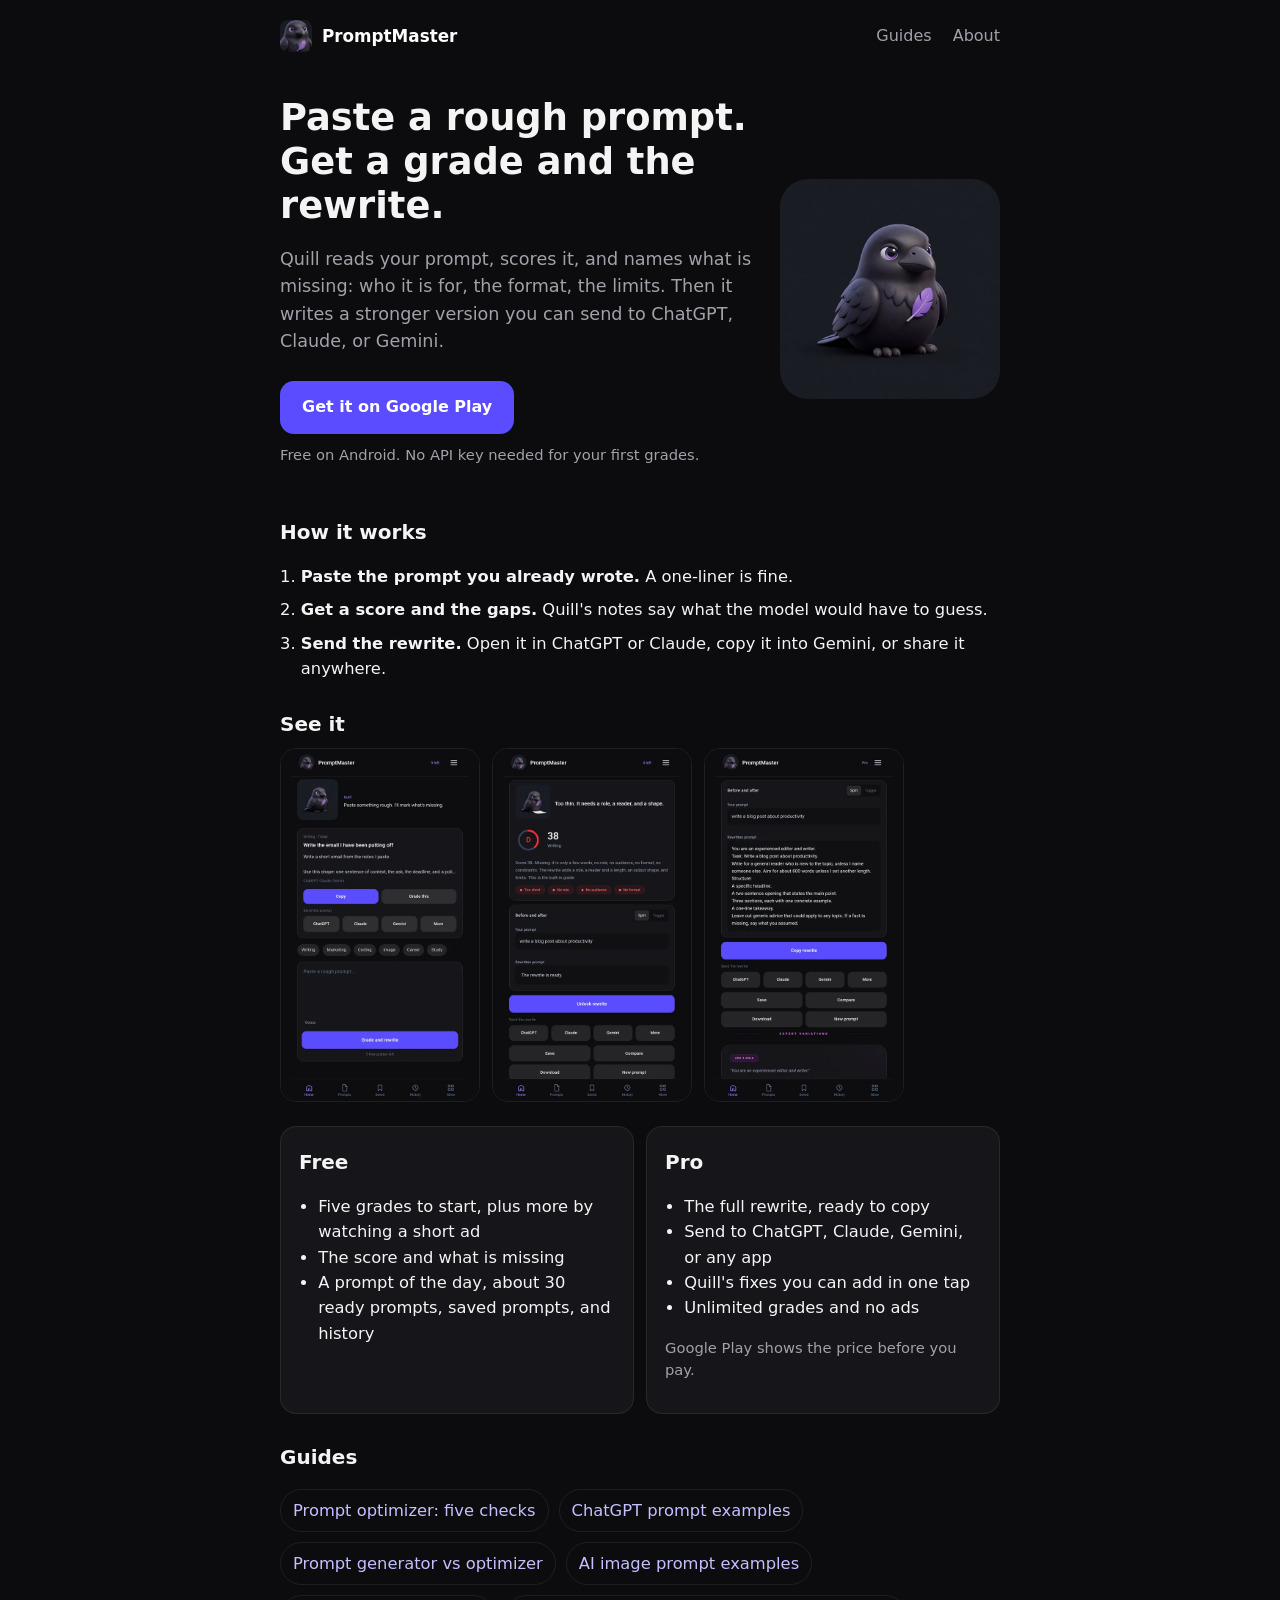
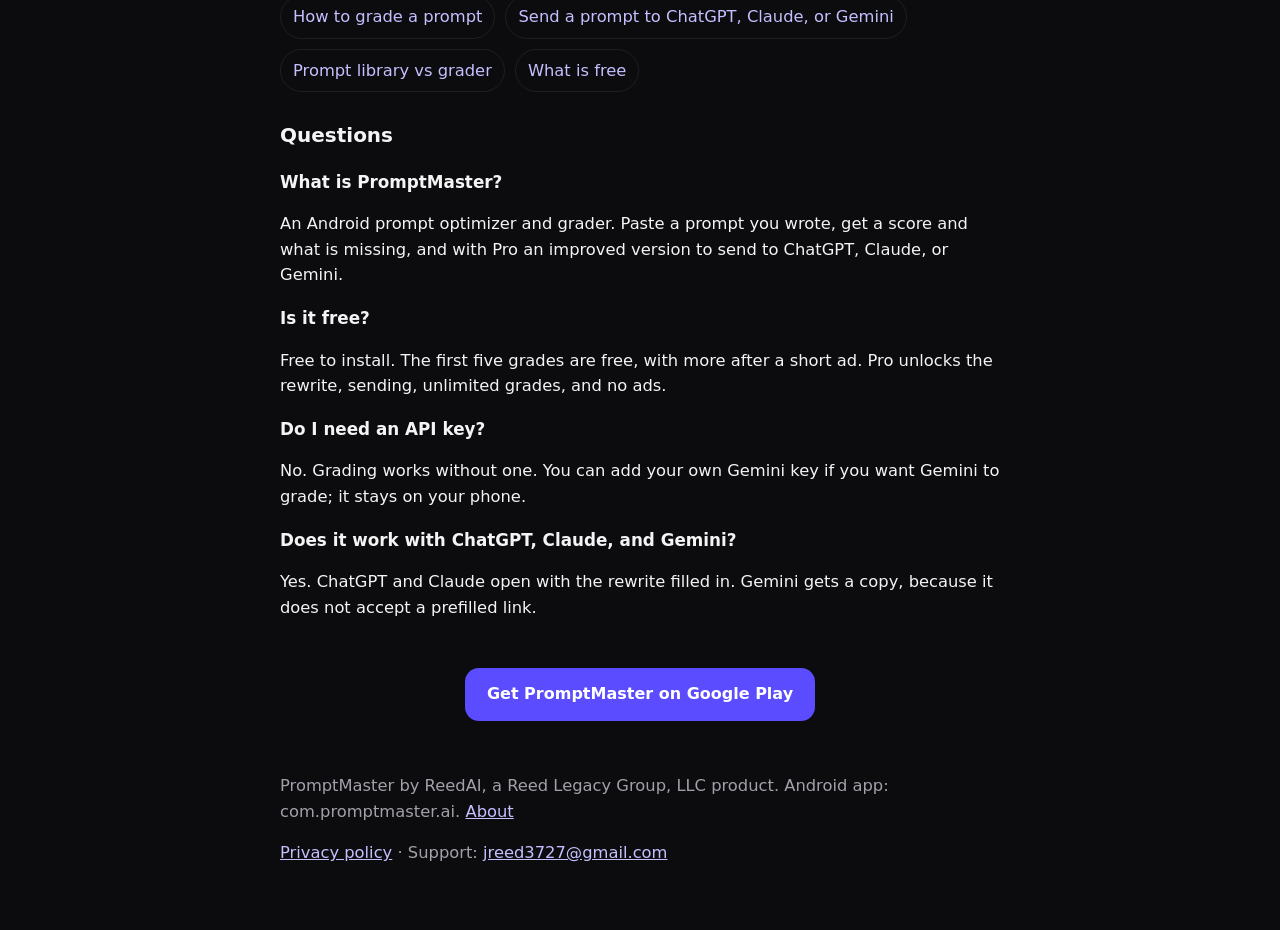
<file: index.html>
<!DOCTYPE html>
<html lang="en">
<head>
  <meta charset="UTF-8" />
  <meta name="viewport" content="width=device-width, initial-scale=1" />
  <title>PromptMaster: Prompt Optimizer and Grader for ChatGPT, Claude, and Gemini</title>
  <meta name="description" content="PromptMaster is a prompt optimizer for Android. Paste a rough prompt, get a score and what is missing, then a rewrite you can send to ChatGPT, Claude, or Gemini. Free to start." />
  <meta property="og:type" content="website" />
  <meta property="og:title" content="PromptMaster: Prompt Optimizer and Grader" />
  <meta property="og:description" content="Paste a rough prompt. Get a score, the gaps, and a rewrite for ChatGPT, Claude, or Gemini." />
  <meta property="og:image" content="https://promptmasterapp.com/brand/share.png" />
  <meta name="twitter:card" content="summary_large_image" />
  <meta name="msvalidate.01" content="136E0B6E2A92B711D52B1DE8BAE9C7FB" />
  <link rel="icon" type="image/png" href="./brand/favicon.png" />
  <link rel="stylesheet" href="./guides/guide.css" />
  <link rel="stylesheet" href="./home.css" />
  <script type="application/ld+json">
  {
    "@context": "https://schema.org",
    "@graph": [
      {
        "@type": "Organization",
        "@id": "https://promptmasterapp.com/#org",
        "name": "Reed Legacy Group, LLC",
        "brand": "ReedAI",
        "email": "jreed3727@gmail.com",
        "address": { "@type": "PostalAddress", "addressLocality": "Bossier City", "addressRegion": "LA", "addressCountry": "US" }
      },
      {
        "@type": "MobileApplication",
        "name": "PromptMaster",
        "alternateName": "PromptMaster: Prompt Optimizer",
        "operatingSystem": "Android",
        "applicationCategory": "ProductivityApplication",
        "description": "Prompt optimizer and grader. Paste a rough prompt, get a score and what is missing, then a rewrite for ChatGPT, Claude, or Gemini.",
        "offers": { "@type": "Offer", "price": "0", "priceCurrency": "USD" },
        "installUrl": "https://play.google.com/store/apps/details?id=com.promptmaster.ai",
        "sameAs": ["https://play.google.com/store/apps/details?id=com.promptmaster.ai"],
        "image": "https://promptmasterapp.com/brand/icon-512.png",
        "publisher": { "@id": "https://promptmasterapp.com/#org" }
      },
      {
        "@type": "FAQPage",
        "mainEntity": [
          { "@type": "Question", "name": "What is PromptMaster?", "acceptedAnswer": { "@type": "Answer", "text": "PromptMaster is an Android prompt optimizer and grader. You paste a prompt you wrote, it scores it and names what is missing, and Pro writes an improved version you can send to ChatGPT, Claude, or Gemini." } },
          { "@type": "Question", "name": "Is PromptMaster free?", "acceptedAnswer": { "@type": "Answer", "text": "Yes, it is free to install. The first five grades are free, with more after a short ad. Pro unlocks the rewrite, sending, unlimited grades, and no ads. Google Play shows the price before you pay." } },
          { "@type": "Question", "name": "Do I need an API key?", "acceptedAnswer": { "@type": "Answer", "text": "No. Grading works without an API key. You can add your own Google Gemini key if you want Gemini to do the grading; it stays on your phone." } },
          { "@type": "Question", "name": "Does PromptMaster work with ChatGPT, Claude, and Gemini?", "acceptedAnswer": { "@type": "Answer", "text": "Yes. ChatGPT and Claude open with the rewrite filled in. Gemini does not accept a prefilled link, so PromptMaster copies the rewrite and opens Gemini. The share sheet covers any other app." } }
        ]
      }
    ]
  }
  </script>
  <link rel="canonical" href="https://promptmasterapp.com/" />
</head>
<body>
  <header class="top">
    <a class="brand" href="./"><img src="./brand/icon-192.png" alt="" width="32" height="32" /> PromptMaster</a>
    <nav class="top-nav"><a class="top-link" href="./guides/">Guides</a> <a class="top-link" href="./about.html">About</a></nav>
  </header>

  <main>
    <section class="hero">
      <div class="hero-text">
        <h1>Paste a rough prompt. Get a grade and the rewrite.</h1>
        <p class="lead">Quill reads your prompt, scores it, and names what is missing: who it is for, the format, the limits. Then it writes a stronger version you can send to ChatGPT, Claude, or Gemini.</p>
        <a class="play" href="https://play.google.com/store/apps/details?id=com.promptmaster.ai&amp;referrer=utm_source%3Dwebsite%26utm_medium%3Dhome">Get it on Google Play</a>
        <p class="note">Free on Android. No API key needed for your first grades.</p>
      </div>
      <img class="quill" src="./brand/quill-idle.jpg" alt="Quill, the PromptMaster raven, holding a purple feather" width="320" height="320" />
    </section>

    <section>
      <h2>How it works</h2>
      <ol class="steps">
        <li><strong>Paste the prompt you already wrote.</strong> A one-liner is fine.</li>
        <li><strong>Get a score and the gaps.</strong> Quill's notes say what the model would have to guess.</li>
        <li><strong>Send the rewrite.</strong> Open it in ChatGPT or Claude, copy it into Gemini, or share it anywhere.</li>
      </ol>
    </section>

    <section>
      <h2>See it</h2>
      <div class="shots">
        <img src="./shots/home.webp" alt="PromptMaster home screen with Quill and the prompt of the day" width="270" height="480" loading="lazy" />
        <img src="./shots/score.webp" alt="A weak prompt graded with a low score and the missing pieces" width="270" height="480" loading="lazy" />
        <img src="./shots/rewrite.webp" alt="The rewritten prompt ready to send to ChatGPT or Claude" width="270" height="480" loading="lazy" />
      </div>
    </section>

    <section class="plans">
      <div class="card">
        <h2>Free</h2>
        <ul>
          <li>Five grades to start, plus more by watching a short ad</li>
          <li>The score and what is missing</li>
          <li>A prompt of the day, about 30 ready prompts, saved prompts, and history</li>
        </ul>
      </div>
      <div class="card">
        <h2>Pro</h2>
        <ul>
          <li>The full rewrite, ready to copy</li>
          <li>Send to ChatGPT, Claude, Gemini, or any app</li>
          <li>Quill's fixes you can add in one tap</li>
          <li>Unlimited grades and no ads</li>
        </ul>
        <p class="note">Google Play shows the price before you pay.</p>
      </div>
    </section>

    <section>
      <h2>Guides</h2>
      <ul class="links">
        <li><a href="./guides/prompt-optimizer.html">Prompt optimizer: five checks</a></li>
        <li><a href="./guides/chatgpt-prompt-examples.html">ChatGPT prompt examples</a></li>
        <li><a href="./guides/prompt-generator-vs-optimizer.html">Prompt generator vs optimizer</a></li>
        <li><a href="./guides/ai-image-prompt-examples.html">AI image prompt examples</a></li>
        <li><a href="./guides/how-to-grade-a-prompt.html">How to grade a prompt</a></li>
        <li><a href="./guides/send-prompt-to-chatgpt.html">Send a prompt to ChatGPT, Claude, or Gemini</a></li>
        <li><a href="./guides/prompt-library-vs-grader.html">Prompt library vs grader</a></li>
        <li><a href="./guides/what-you-get-free.html">What is free</a></li>
      </ul>
    </section>

    <section>
      <h2>Questions</h2>
      <h3>What is PromptMaster?</h3>
      <p>An Android prompt optimizer and grader. Paste a prompt you wrote, get a score and what is missing, and with Pro an improved version to send to ChatGPT, Claude, or Gemini.</p>
      <h3>Is it free?</h3>
      <p>Free to install. The first five grades are free, with more after a short ad. Pro unlocks the rewrite, sending, unlimited grades, and no ads.</p>
      <h3>Do I need an API key?</h3>
      <p>No. Grading works without one. You can add your own Gemini key if you want Gemini to grade; it stays on your phone.</p>
      <h3>Does it work with ChatGPT, Claude, and Gemini?</h3>
      <p>Yes. ChatGPT and Claude open with the rewrite filled in. Gemini gets a copy, because it does not accept a prefilled link.</p>
    </section>

    <section class="cta">
      <a class="play" href="https://play.google.com/store/apps/details?id=com.promptmaster.ai&amp;referrer=utm_source%3Dwebsite%26utm_medium%3Dfooter">Get PromptMaster on Google Play</a>
    </section>
  </main>

  <footer>
    <p>PromptMaster by ReedAI, a Reed Legacy Group, LLC product. Android app: com.promptmaster.ai. <a href="./about.html">About</a></p>
    <p><a href="https://docs.google.com/document/d/1ywxf35NBONxyE3RmLMlw-iryKoeoshStbADyC7q7_Io/edit">Privacy policy</a> · Support: <a href="mailto:jreed3727@gmail.com">jreed3727@gmail.com</a></p>
  </footer>
</body>
</html>
</file>
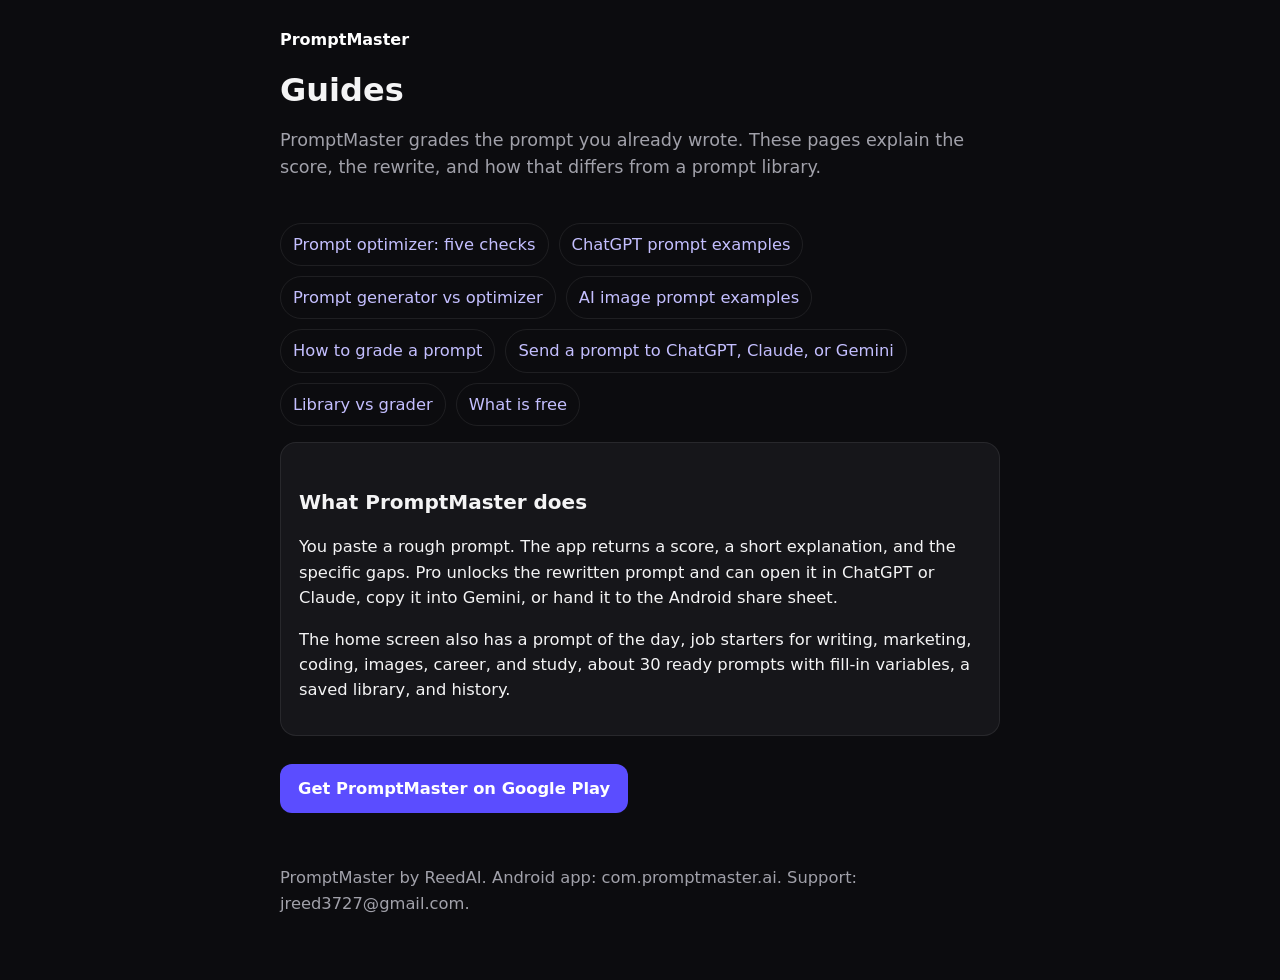
<file: guides/index.html>
<!DOCTYPE html>
<html lang="en">
<head>
  <meta charset="UTF-8" />
  <meta name="viewport" content="width=device-width, initial-scale=1" />
  <title>PromptMaster guides | Grade and rewrite a prompt</title>
  <meta name="description" content="How PromptMaster grades a rough prompt, what the free version includes, how to send a rewrite to ChatGPT, Claude, or Gemini, and how a grader differs from a prompt library." />
  <link rel="stylesheet" href="../guides/guide.css" />
  <script type="application/ld+json">
  {
    "@context": "https://schema.org",
    "@type": "FAQPage",
    "mainEntity": [
      {
        "@type": "Question",
        "name": "What does PromptMaster do?",
        "acceptedAnswer": {
          "@type": "Answer",
          "text": "PromptMaster grades a prompt you paste in, names what is weak, and writes a stronger version. Pro opens ChatGPT or Claude with that rewrite filled in. Gemini receives a copy, because Gemini does not accept a prefilled link."
        }
      },
      {
        "@type": "Question",
        "name": "Do I need an API key to grade a prompt?",
        "acceptedAnswer": {
          "@type": "Answer",
          "text": "No. The first grades work without an API key. A key is optional and is only used if you want to run the answer inside the app."
        }
      }
    ]
  }
  </script>
  <meta property="og:type" content="website" />
  <meta property="og:title" content="PromptMaster guides | Grade and rewrite a prompt" />
  <meta property="og:description" content="How PromptMaster grades a rough prompt, what the free version includes, how to send a rewrite to ChatGPT, Claude, or Gemini, and how a grader differs from a prompt library." />
  <meta property="og:url" content="https://promptmasterapp.com/guides/" />
  <meta property="og:image" content="https://promptmasterapp.com/brand/share.png" />
  <meta name="twitter:card" content="summary_large_image" />
  <script type="application/ld+json">{"@context":"https://schema.org","@graph":[{"@type":"BreadcrumbList","itemListElement":[{"@type":"ListItem","position":1,"name":"Home","item":"https://promptmasterapp.com/"},{"@type":"ListItem","position":2,"name":"Guides","item":"https://promptmasterapp.com/guides/"}]}]}</script>
  <link rel="canonical" href="https://promptmasterapp.com/guides/" />
</head>
<body>
  <header>
    <a class="brand" href="../">PromptMaster</a>
    <h1>Guides</h1>
    <p class="lead">PromptMaster grades the prompt you already wrote. These pages explain the score, the rewrite, and how that differs from a prompt library.</p>
  </header>
  <main>
    <ul class="links">
      <li><a href="../guides/prompt-optimizer.html">Prompt optimizer: five checks</a></li>
      <li><a href="../guides/chatgpt-prompt-examples.html">ChatGPT prompt examples</a></li>
      <li><a href="../guides/prompt-generator-vs-optimizer.html">Prompt generator vs optimizer</a></li>
      <li><a href="../guides/ai-image-prompt-examples.html">AI image prompt examples</a></li>
      <li><a href="../guides/how-to-grade-a-prompt.html">How to grade a prompt</a></li>
      <li><a href="../guides/send-prompt-to-chatgpt.html">Send a prompt to ChatGPT, Claude, or Gemini</a></li>
      <li><a href="../guides/prompt-library-vs-grader.html">Library vs grader</a></li>
      <li><a href="../guides/what-you-get-free.html">What is free</a></li>
    </ul>
    <section class="card">
      <h2>What PromptMaster does</h2>
      <p>You paste a rough prompt. The app returns a score, a short explanation, and the specific gaps. Pro unlocks the rewritten prompt and can open it in ChatGPT or Claude, copy it into Gemini, or hand it to the Android share sheet.</p>
      <p>The home screen also has a prompt of the day, job starters for writing, marketing, coding, images, career, and study, about 30 ready prompts with fill-in variables, a saved library, and history.</p>
    </section>
    <p class="cta-line"><a class="play-link" href="https://play.google.com/store/apps/details?id=com.promptmaster.ai&amp;referrer=utm_source%3Dwebsite%26utm_medium%3Dguides-index">Get PromptMaster on Google Play</a></p>
  </main>
  <footer>
    <p>PromptMaster by ReedAI. Android app: com.promptmaster.ai. Support: jreed3727@gmail.com.</p>
  </footer>
</body>
</html>
</file>
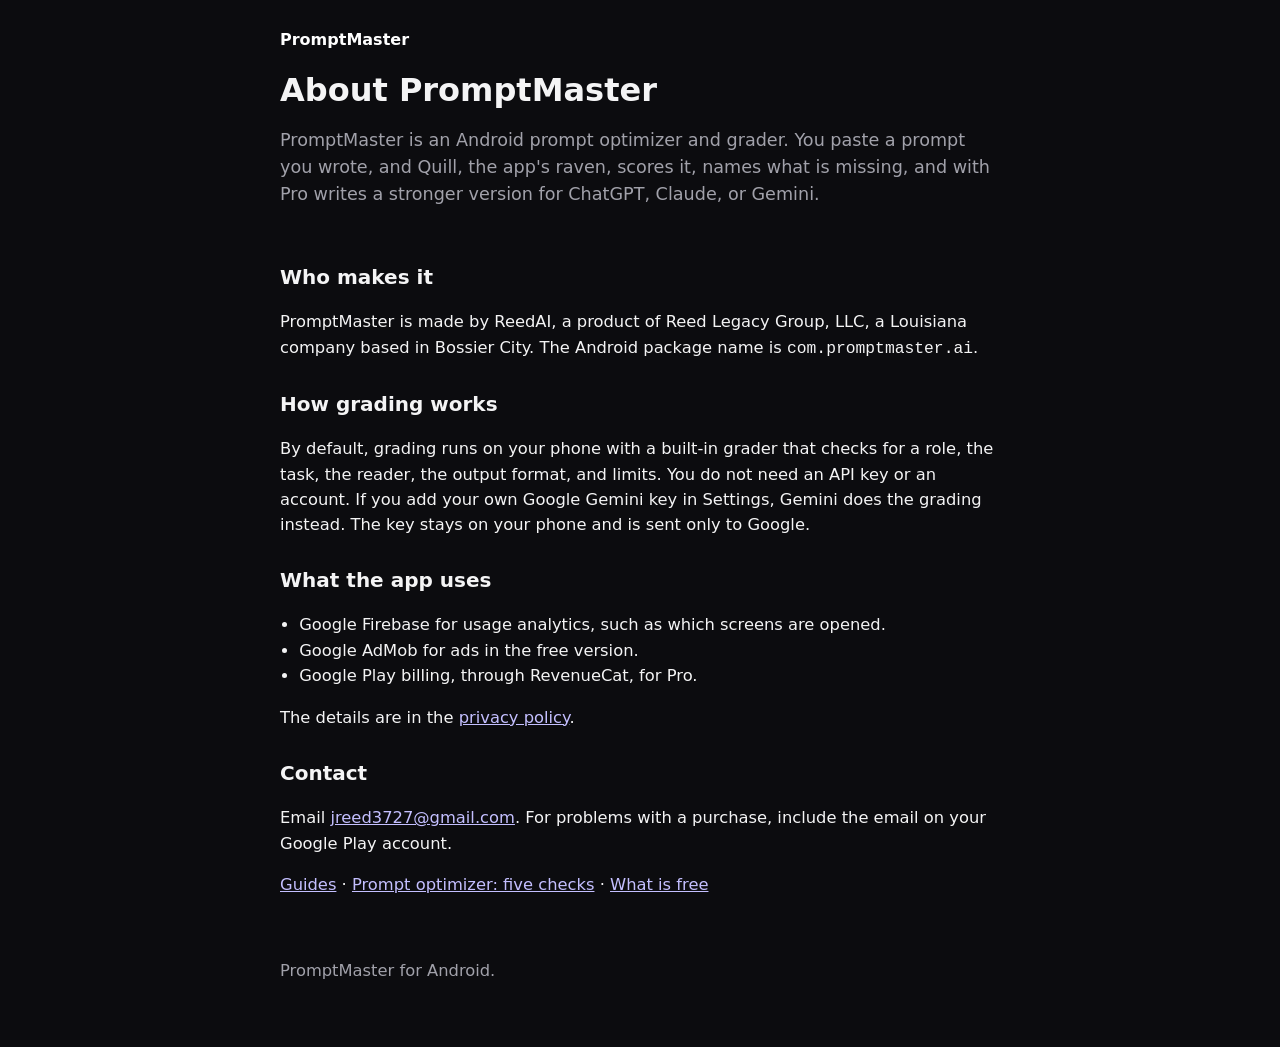
<file: about.html>
<!DOCTYPE html>
<html lang="en">
<head>
  <meta charset="UTF-8" />
  <meta name="viewport" content="width=device-width, initial-scale=1" />
  <title>About PromptMaster | Prompt optimizer by Reed Legacy Group, LLC</title>
  <meta name="description" content="PromptMaster is an Android prompt optimizer and grader made by ReedAI, a Reed Legacy Group, LLC product based in Bossier City, Louisiana. What it does, how grading works, and how to reach us." />
  <link rel="icon" type="image/png" href="./brand/favicon.png" />
  <link rel="stylesheet" href="./guides/guide.css" />
  <script type="application/ld+json">
  {
    "@context": "https://schema.org",
    "@type": "AboutPage",
    "name": "About PromptMaster",
    "mainEntity": {
      "@type": "Organization",
      "@id": "https://promptmasterapp.com/#org",
      "name": "Reed Legacy Group, LLC",
      "brand": "ReedAI",
      "email": "jreed3727@gmail.com",
      "logo": "https://promptmasterapp.com/brand/icon-512.png",
      "address": { "@type": "PostalAddress", "addressLocality": "Bossier City", "addressRegion": "LA", "addressCountry": "US" },
      "sameAs": ["https://play.google.com/store/apps/details?id=com.promptmaster.ai"]
    }
  }
  </script>
  <meta property="og:type" content="website" />
  <meta property="og:title" content="About PromptMaster | Prompt optimizer by Reed Legacy Group, LLC" />
  <meta property="og:description" content="PromptMaster is an Android prompt optimizer and grader made by ReedAI, a Reed Legacy Group, LLC product based in Bossier City, Louisiana. What it does, how grading works, and how to reach us." />
  <meta property="og:url" content="https://promptmasterapp.com/about.html" />
  <meta property="og:image" content="https://promptmasterapp.com/brand/share.png" />
  <meta name="twitter:card" content="summary_large_image" />
  <script type="application/ld+json">{"@context":"https://schema.org","@graph":[{"@type":"BreadcrumbList","itemListElement":[{"@type":"ListItem","position":1,"name":"Home","item":"https://promptmasterapp.com/"},{"@type":"ListItem","position":2,"name":"About PromptMaster","item":"https://promptmasterapp.com/about.html"}]}]}</script>
  <link rel="canonical" href="https://promptmasterapp.com/about.html" />
</head>
<body>
  <header>
    <a class="brand" href="./">PromptMaster</a>
    <h1>About PromptMaster</h1>
    <p class="lead">PromptMaster is an Android prompt optimizer and grader. You paste a prompt you wrote, and Quill, the app's raven, scores it, names what is missing, and with Pro writes a stronger version for ChatGPT, Claude, or Gemini.</p>
  </header>
  <main>
    <h2>Who makes it</h2>
    <p>PromptMaster is made by ReedAI, a product of Reed Legacy Group, LLC, a Louisiana company based in Bossier City. The Android package name is <code>com.promptmaster.ai</code>.</p>

    <h2>How grading works</h2>
    <p>By default, grading runs on your phone with a built-in grader that checks for a role, the task, the reader, the output format, and limits. You do not need an API key or an account. If you add your own Google Gemini key in Settings, Gemini does the grading instead. The key stays on your phone and is sent only to Google.</p>

    <h2>What the app uses</h2>
    <ul>
      <li>Google Firebase for usage analytics, such as which screens are opened.</li>
      <li>Google AdMob for ads in the free version.</li>
      <li>Google Play billing, through RevenueCat, for Pro.</li>
    </ul>
    <p>The details are in the <a href="https://docs.google.com/document/d/1ywxf35NBONxyE3RmLMlw-iryKoeoshStbADyC7q7_Io/edit">privacy policy</a>.</p>

    <h2>Contact</h2>
    <p>Email <a href="mailto:jreed3727@gmail.com">jreed3727@gmail.com</a>. For problems with a purchase, include the email on your Google Play account.</p>

    <p><a href="./guides/">Guides</a> · <a href="./guides/prompt-optimizer.html">Prompt optimizer: five checks</a> · <a href="./guides/what-you-get-free.html">What is free</a></p>
  </main>
  <footer>
    <p>PromptMaster for Android.</p>
  </footer>
</body>
</html>
</file>
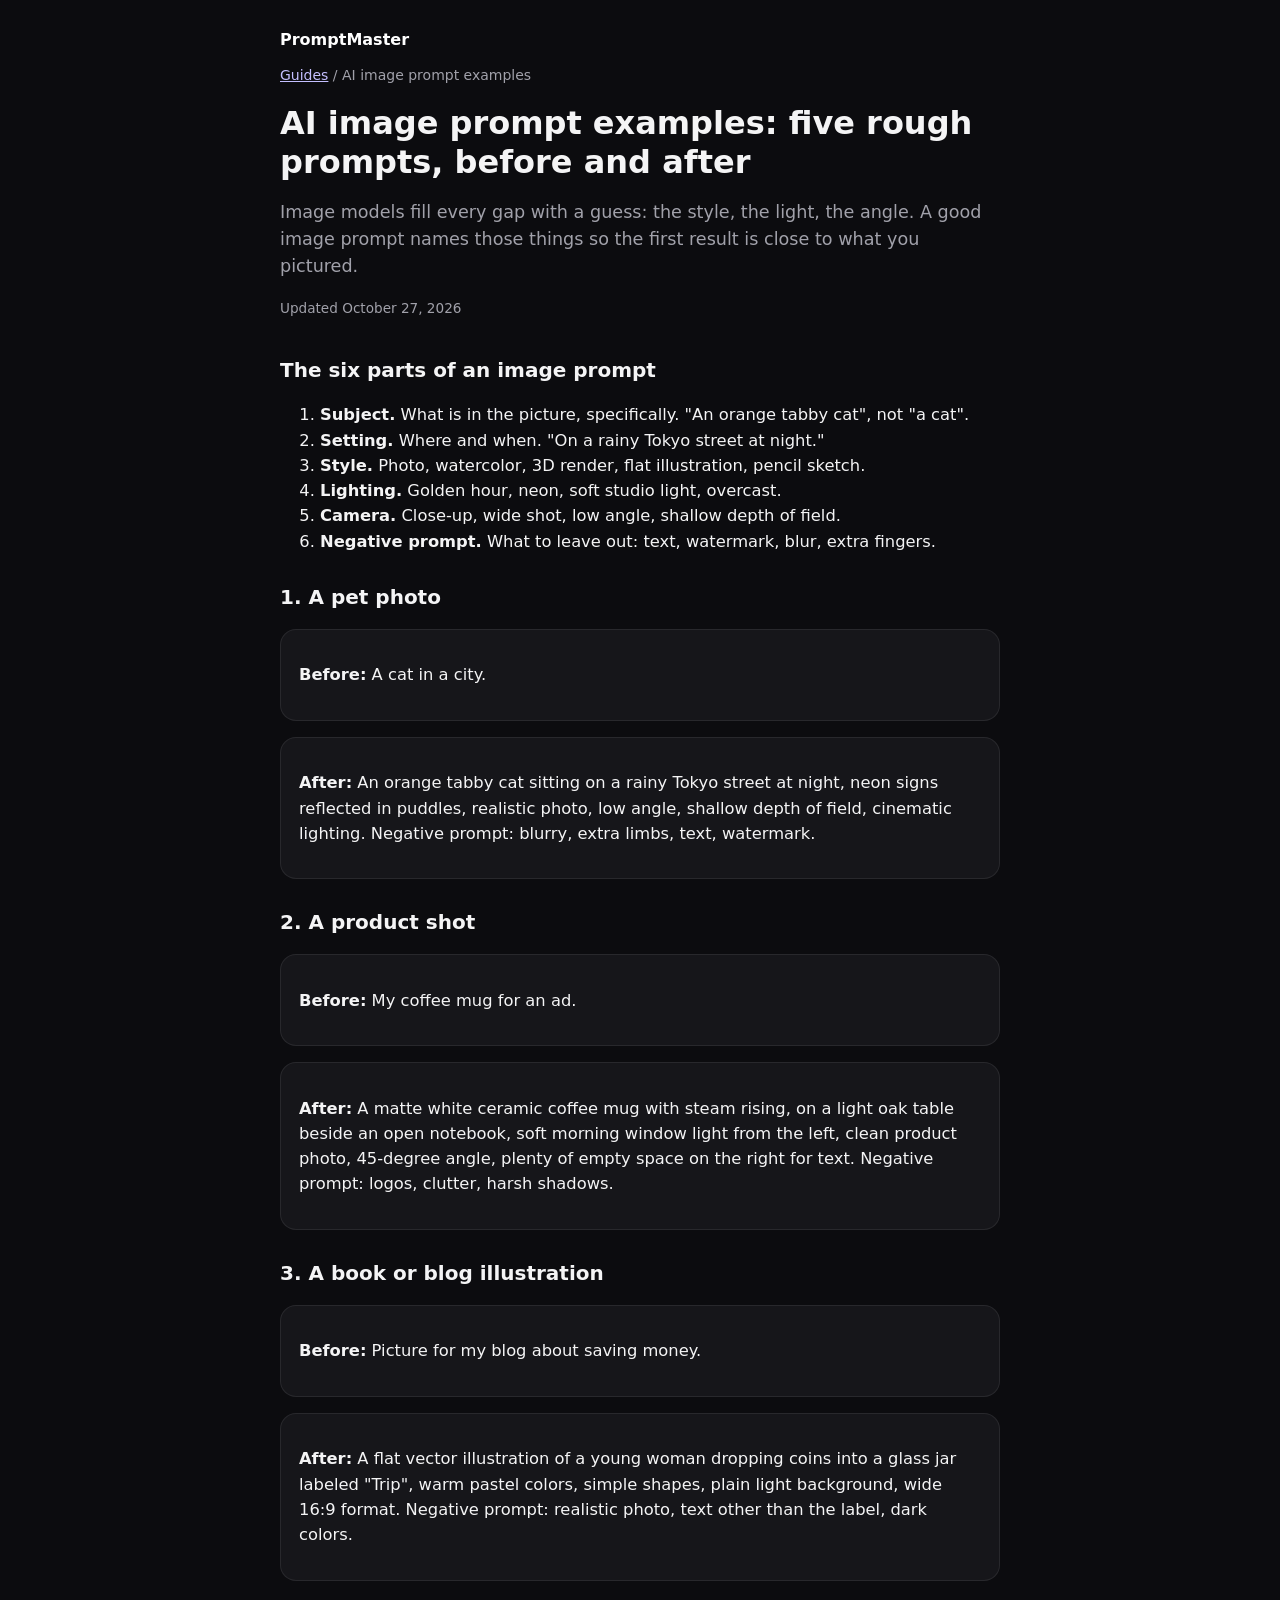
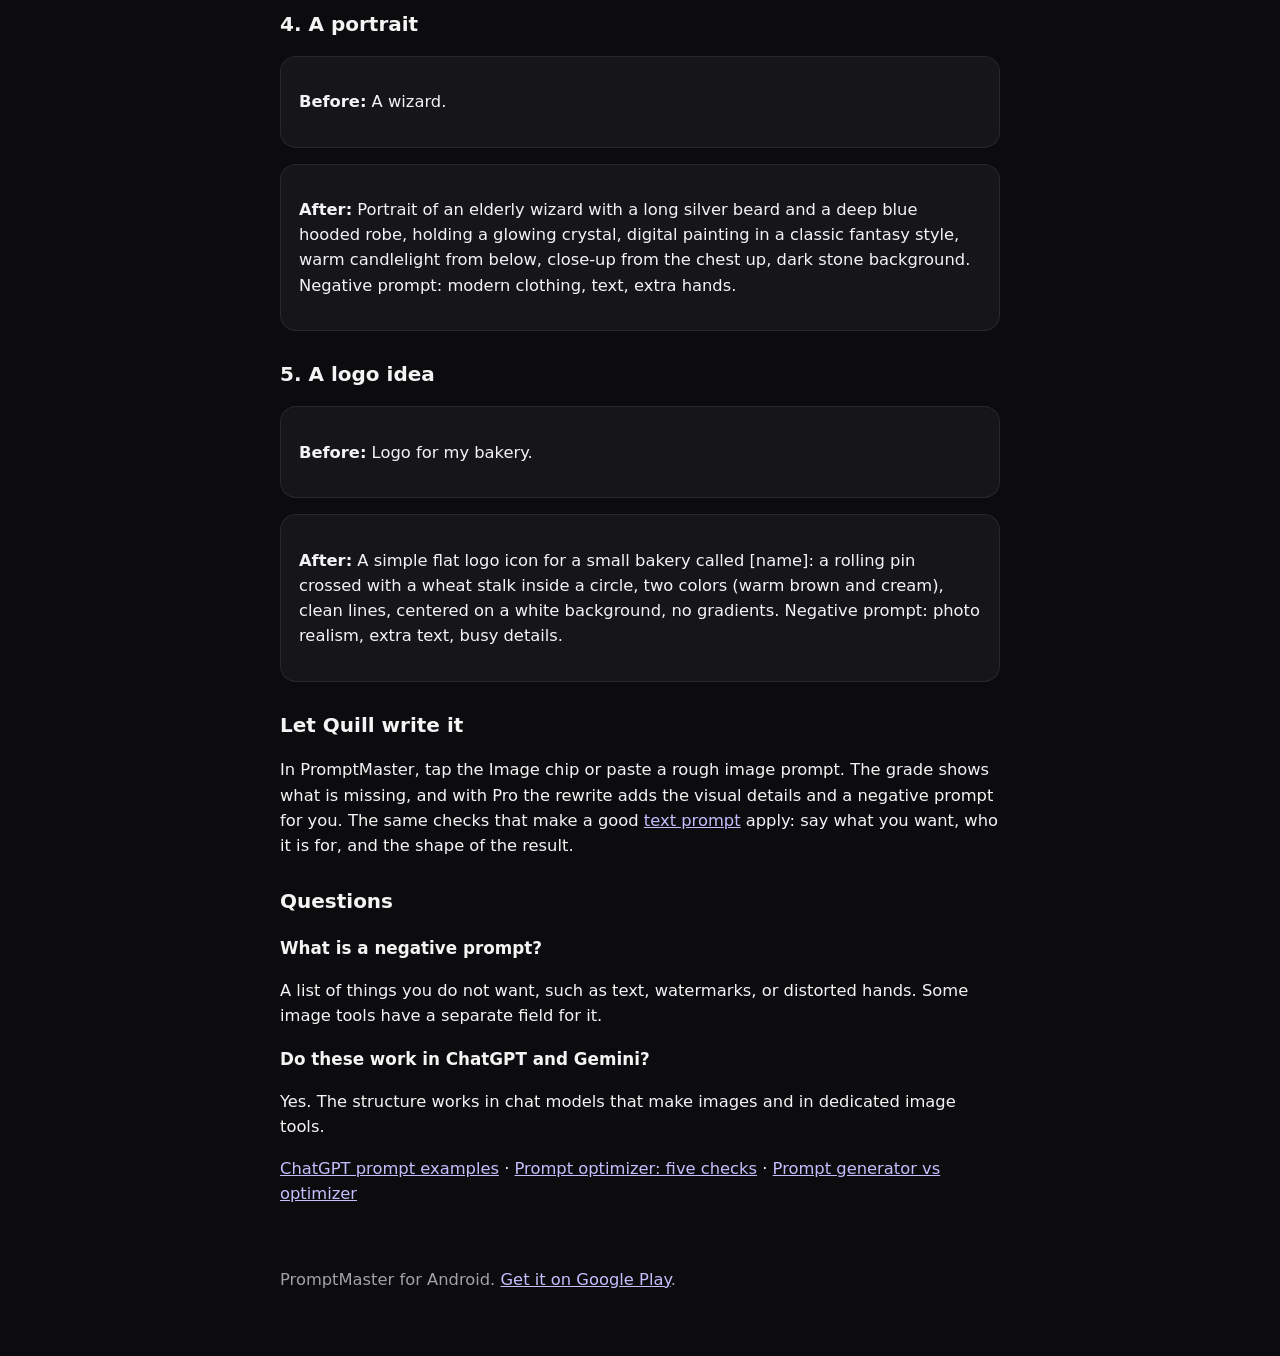
<file: guides/ai-image-prompt-examples.html>
<!DOCTYPE html>
<html lang="en">
<head>
  <meta charset="UTF-8" />
  <meta name="viewport" content="width=device-width, initial-scale=1" />
  <title>AI image prompt examples: five rough prompts, before and after | PromptMaster</title>
  <meta name="description" content="How to write an AI image prompt: subject, setting, style, lighting, camera, and a negative prompt. Five rough image prompts rewritten, for ChatGPT, Gemini, and other image models." />
  <link rel="stylesheet" href="../guides/guide.css" />
  <script type="application/ld+json">
  {
    "@context": "https://schema.org",
    "@type": "FAQPage",
    "mainEntity": [
      {
        "@type": "Question",
        "name": "How do I write a good AI image prompt?",
        "acceptedAnswer": { "@type": "Answer", "text": "Describe the subject, the setting, the style, the lighting, and the camera angle, in that order. Add a negative prompt listing what to leave out, such as text, watermarks, or extra limbs." }
      },
      {
        "@type": "Question",
        "name": "What is a negative prompt?",
        "acceptedAnswer": { "@type": "Answer", "text": "A negative prompt lists what you do not want in the image, such as blur, text, watermarks, or distorted hands. Some image tools have a separate field for it; in a chat model you can add it as a sentence." }
      },
      {
        "@type": "Question",
        "name": "Do these image prompts work in ChatGPT and Gemini?",
        "acceptedAnswer": { "@type": "Answer", "text": "Yes. The structure works in chat models that make images and in dedicated image tools. Tools with a negative prompt field take that part separately." }
      }
    ]
  }
  </script>
  <meta property="og:type" content="article" />
  <meta property="og:title" content="AI image prompt examples: five rough prompts, before and after | PromptMaster" />
  <meta property="og:description" content="How to write an AI image prompt: subject, setting, style, lighting, camera, and a negative prompt. Five rough image prompts rewritten, for ChatGPT, Gemini, and other image models." />
  <meta property="og:url" content="https://promptmasterapp.com/guides/ai-image-prompt-examples.html" />
  <meta property="og:image" content="https://promptmasterapp.com/brand/share.png" />
  <meta name="twitter:card" content="summary_large_image" />
  <script type="application/ld+json">{"@context":"https://schema.org","@graph":[{"@type":"BreadcrumbList","itemListElement":[{"@type":"ListItem","position":1,"name":"Home","item":"https://promptmasterapp.com/"},{"@type":"ListItem","position":2,"name":"Guides","item":"https://promptmasterapp.com/guides/"},{"@type":"ListItem","position":3,"name":"AI image prompt examples: five rough prompts, before and after","item":"https://promptmasterapp.com/guides/ai-image-prompt-examples.html"}]},{"@type":"Article","headline":"AI image prompt examples: five rough prompts, before and after","description":"How to write an AI image prompt: subject, setting, style, lighting, camera, and a negative prompt. Five rough image prompts rewritten, for ChatGPT, Gemini, and other image models.","dateModified":"2026-10-27","mainEntityOfPage":"https://promptmasterapp.com/guides/ai-image-prompt-examples.html","image":"https://promptmasterapp.com/brand/share.png","author":{"@type":"Organization","name":"Reed Legacy Group, LLC","brand":"ReedAI","url":"https://promptmasterapp.com"},"publisher":{"@type":"Organization","name":"Reed Legacy Group, LLC","brand":"ReedAI","url":"https://promptmasterapp.com"}}]}</script>
  <link rel="canonical" href="https://promptmasterapp.com/guides/ai-image-prompt-examples.html" />
</head>
<body>
  <header>
    <a class="brand" href="../">PromptMaster</a>
    <nav class="crumbs"><a href="../guides/">Guides</a> / AI image prompt examples</nav>
    <h1>AI image prompt examples: five rough prompts, before and after</h1>
    <p class="lead">Image models fill every gap with a guess: the style, the light, the angle. A good image prompt names those things so the first result is close to what you pictured.</p>
    <p class="updated">Updated October 27, 2026</p>
  </header>
  <main>
    <h2>The six parts of an image prompt</h2>
    <ol>
      <li><strong>Subject.</strong> What is in the picture, specifically. "An orange tabby cat", not "a cat".</li>
      <li><strong>Setting.</strong> Where and when. "On a rainy Tokyo street at night."</li>
      <li><strong>Style.</strong> Photo, watercolor, 3D render, flat illustration, pencil sketch.</li>
      <li><strong>Lighting.</strong> Golden hour, neon, soft studio light, overcast.</li>
      <li><strong>Camera.</strong> Close-up, wide shot, low angle, shallow depth of field.</li>
      <li><strong>Negative prompt.</strong> What to leave out: text, watermark, blur, extra fingers.</li>
    </ol>

    <h2>1. A pet photo</h2>
    <div class="card"><p><strong>Before:</strong> A cat in a city.</p></div>
    <div class="card"><p><strong>After:</strong> An orange tabby cat sitting on a rainy Tokyo street at night, neon signs reflected in puddles, realistic photo, low angle, shallow depth of field, cinematic lighting. Negative prompt: blurry, extra limbs, text, watermark.</p></div>

    <h2>2. A product shot</h2>
    <div class="card"><p><strong>Before:</strong> My coffee mug for an ad.</p></div>
    <div class="card"><p><strong>After:</strong> A matte white ceramic coffee mug with steam rising, on a light oak table beside an open notebook, soft morning window light from the left, clean product photo, 45-degree angle, plenty of empty space on the right for text. Negative prompt: logos, clutter, harsh shadows.</p></div>

    <h2>3. A book or blog illustration</h2>
    <div class="card"><p><strong>Before:</strong> Picture for my blog about saving money.</p></div>
    <div class="card"><p><strong>After:</strong> A flat vector illustration of a young woman dropping coins into a glass jar labeled "Trip", warm pastel colors, simple shapes, plain light background, wide 16:9 format. Negative prompt: realistic photo, text other than the label, dark colors.</p></div>

    <h2>4. A portrait</h2>
    <div class="card"><p><strong>Before:</strong> A wizard.</p></div>
    <div class="card"><p><strong>After:</strong> Portrait of an elderly wizard with a long silver beard and a deep blue hooded robe, holding a glowing crystal, digital painting in a classic fantasy style, warm candlelight from below, close-up from the chest up, dark stone background. Negative prompt: modern clothing, text, extra hands.</p></div>

    <h2>5. A logo idea</h2>
    <div class="card"><p><strong>Before:</strong> Logo for my bakery.</p></div>
    <div class="card"><p><strong>After:</strong> A simple flat logo icon for a small bakery called [name]: a rolling pin crossed with a wheat stalk inside a circle, two colors (warm brown and cream), clean lines, centered on a white background, no gradients. Negative prompt: photo realism, extra text, busy details.</p></div>

    <h2>Let Quill write it</h2>
    <p>In PromptMaster, tap the Image chip or paste a rough image prompt. The grade shows what is missing, and with Pro the rewrite adds the visual details and a negative prompt for you. The same checks that make a good <a href="../guides/prompt-optimizer.html">text prompt</a> apply: say what you want, who it is for, and the shape of the result.</p>

    <h2>Questions</h2>
    <h3>What is a negative prompt?</h3>
    <p>A list of things you do not want, such as text, watermarks, or distorted hands. Some image tools have a separate field for it.</p>
    <h3>Do these work in ChatGPT and Gemini?</h3>
    <p>Yes. The structure works in chat models that make images and in dedicated image tools.</p>

    <p><a href="../guides/chatgpt-prompt-examples.html">ChatGPT prompt examples</a> · <a href="../guides/prompt-optimizer.html">Prompt optimizer: five checks</a> · <a href="../guides/prompt-generator-vs-optimizer.html">Prompt generator vs optimizer</a></p>
  </main>
  <footer>
    <p>PromptMaster for Android. <a href="https://play.google.com/store/apps/details?id=com.promptmaster.ai&amp;referrer=utm_source%3Dwebsite%26utm_medium%3Dguide-image">Get it on Google Play</a>.</p>
  </footer>
</body>
</html>
</file>
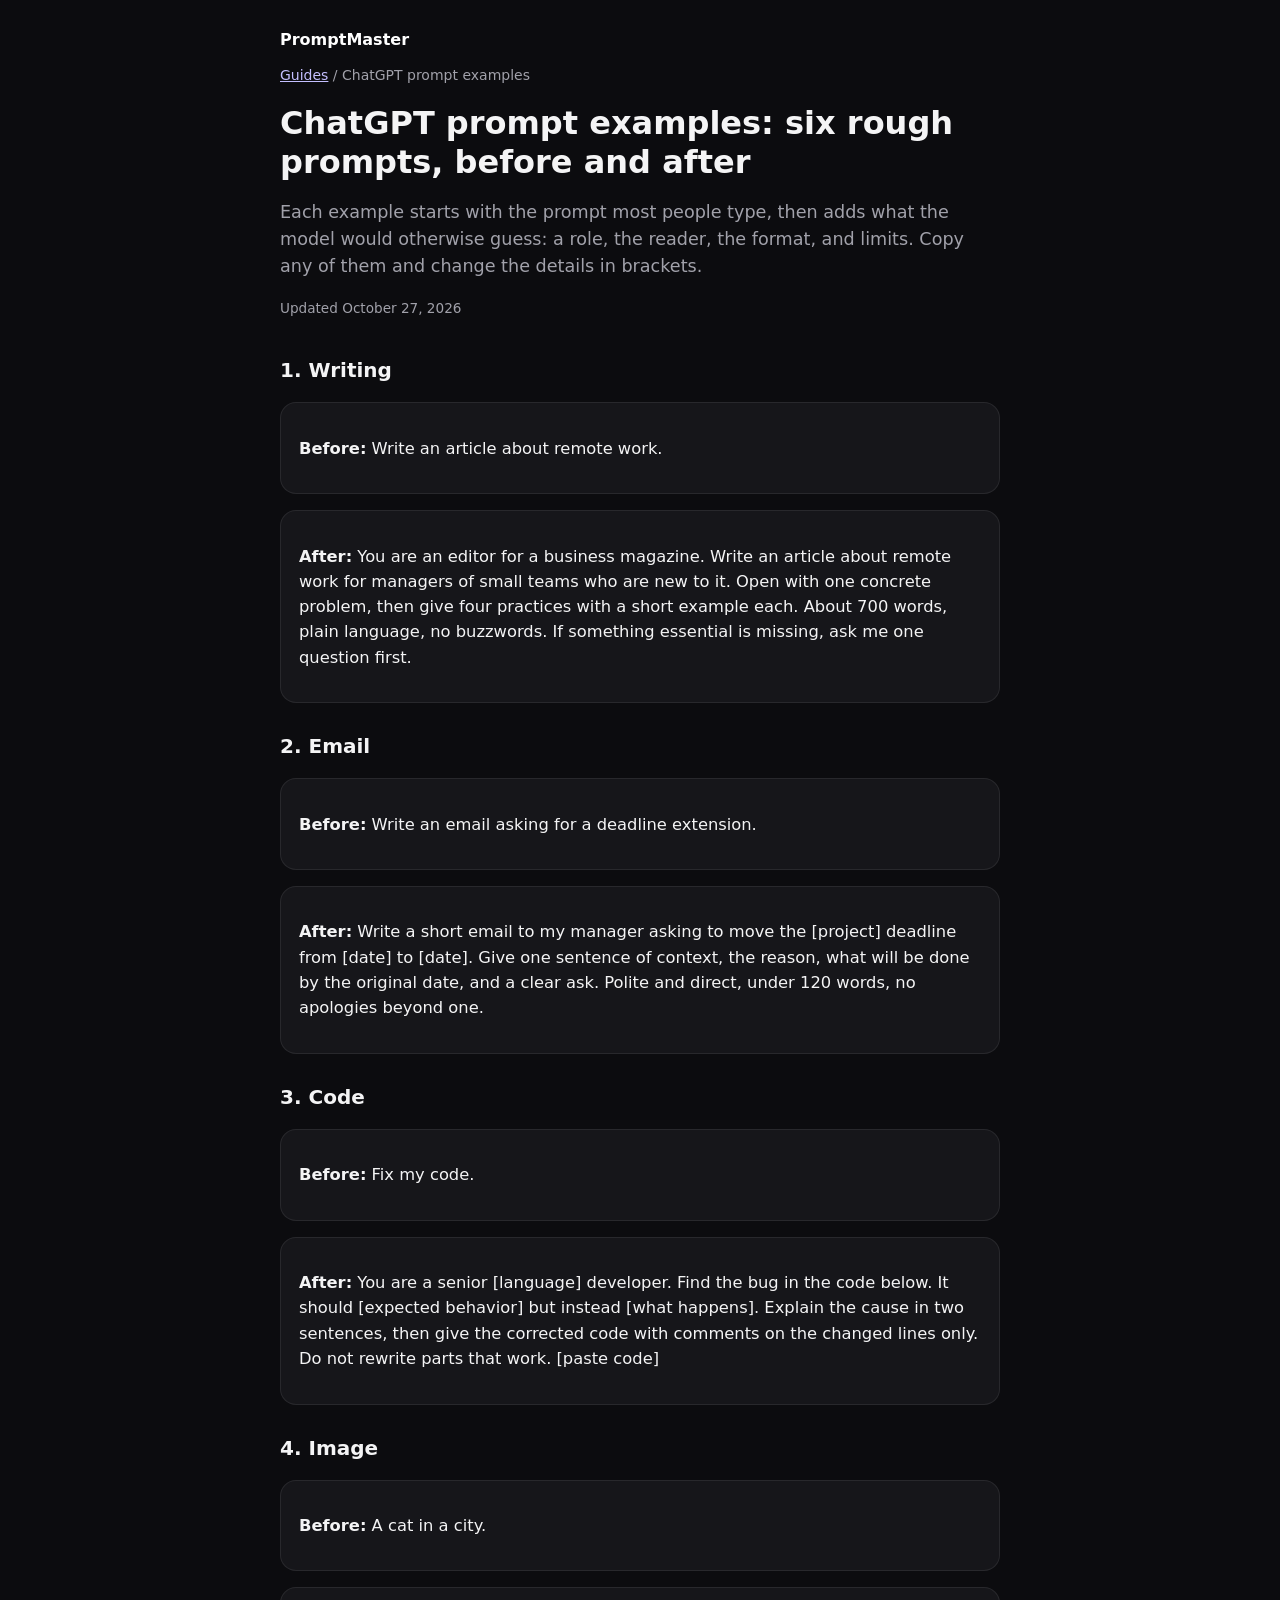
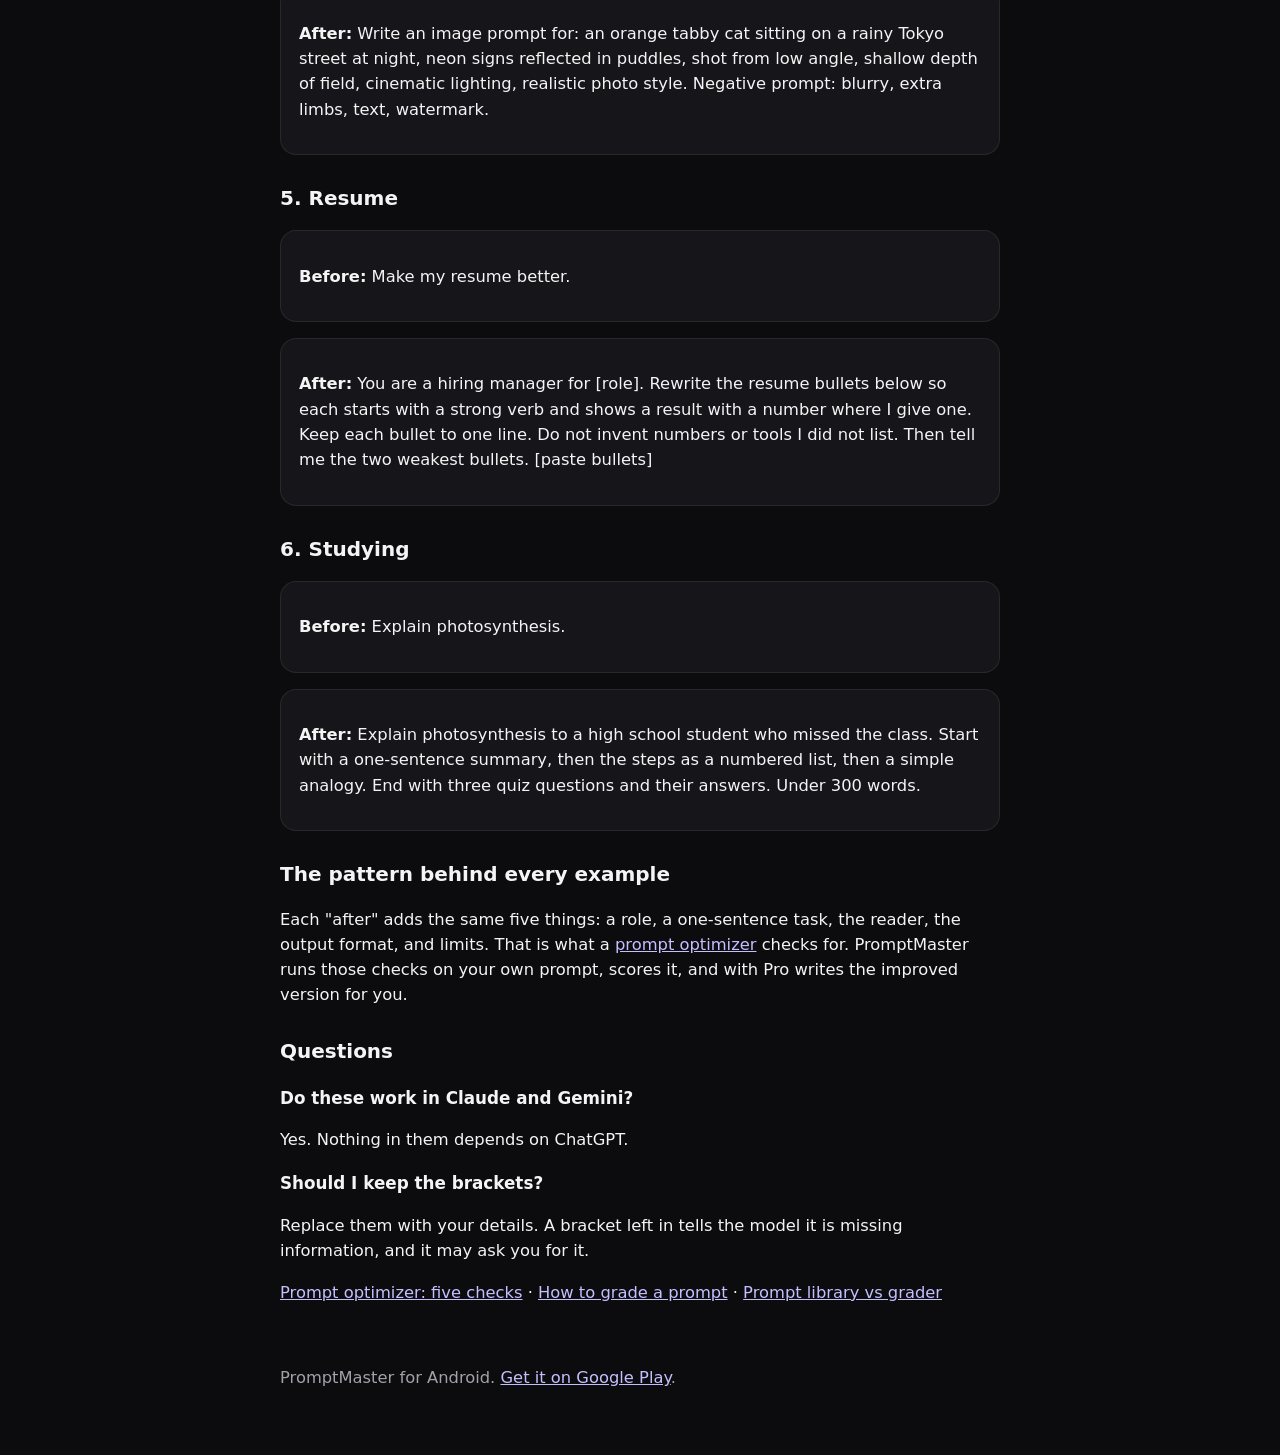
<file: guides/chatgpt-prompt-examples.html>
<!DOCTYPE html>
<html lang="en">
<head>
  <meta charset="UTF-8" />
  <meta name="viewport" content="width=device-width, initial-scale=1" />
  <title>ChatGPT prompt examples: six rough prompts, before and after | PromptMaster</title>
  <meta name="description" content="Six everyday ChatGPT prompts for writing, email, code, images, a resume, and studying, each shown rough and then improved with a role, reader, format, and limits." />
  <link rel="stylesheet" href="../guides/guide.css" />
  <script type="application/ld+json">
  {
    "@context": "https://schema.org",
    "@type": "FAQPage",
    "mainEntity": [
      {
        "@type": "Question",
        "name": "What makes a good ChatGPT prompt?",
        "acceptedAnswer": { "@type": "Answer", "text": "A good ChatGPT prompt gives a role, states the task in one sentence, names who the result is for, describes the output format, and sets limits such as length and what to leave out." }
      },
      {
        "@type": "Question",
        "name": "Do these prompt examples work in Claude and Gemini?",
        "acceptedAnswer": { "@type": "Answer", "text": "Yes. The improved prompts do not rely on anything specific to ChatGPT, so they work in Claude, Gemini, and other chat models." }
      }
    ]
  }
  </script>
  <meta property="og:type" content="article" />
  <meta property="og:title" content="ChatGPT prompt examples: six rough prompts, before and after | PromptMaster" />
  <meta property="og:description" content="Six everyday ChatGPT prompts for writing, email, code, images, a resume, and studying, each shown rough and then improved with a role, reader, format, and limits." />
  <meta property="og:url" content="https://promptmasterapp.com/guides/chatgpt-prompt-examples.html" />
  <meta property="og:image" content="https://promptmasterapp.com/brand/share.png" />
  <meta name="twitter:card" content="summary_large_image" />
  <script type="application/ld+json">{"@context":"https://schema.org","@graph":[{"@type":"BreadcrumbList","itemListElement":[{"@type":"ListItem","position":1,"name":"Home","item":"https://promptmasterapp.com/"},{"@type":"ListItem","position":2,"name":"Guides","item":"https://promptmasterapp.com/guides/"},{"@type":"ListItem","position":3,"name":"ChatGPT prompt examples: six rough prompts, before and after","item":"https://promptmasterapp.com/guides/chatgpt-prompt-examples.html"}]},{"@type":"Article","headline":"ChatGPT prompt examples: six rough prompts, before and after","description":"Six everyday ChatGPT prompts for writing, email, code, images, a resume, and studying, each shown rough and then improved with a role, reader, format, and limits.","dateModified":"2026-10-27","mainEntityOfPage":"https://promptmasterapp.com/guides/chatgpt-prompt-examples.html","image":"https://promptmasterapp.com/brand/share.png","author":{"@type":"Organization","name":"Reed Legacy Group, LLC","brand":"ReedAI","url":"https://promptmasterapp.com"},"publisher":{"@type":"Organization","name":"Reed Legacy Group, LLC","brand":"ReedAI","url":"https://promptmasterapp.com"}}]}</script>
  <link rel="canonical" href="https://promptmasterapp.com/guides/chatgpt-prompt-examples.html" />
</head>
<body>
  <header>
    <a class="brand" href="../">PromptMaster</a>
    <nav class="crumbs"><a href="../guides/">Guides</a> / ChatGPT prompt examples</nav>
    <h1>ChatGPT prompt examples: six rough prompts, before and after</h1>
    <p class="lead">Each example starts with the prompt most people type, then adds what the model would otherwise guess: a role, the reader, the format, and limits. Copy any of them and change the details in brackets.</p>
    <p class="updated">Updated October 27, 2026</p>
  </header>
  <main>
    <h2>1. Writing</h2>
    <div class="card"><p><strong>Before:</strong> Write an article about remote work.</p></div>
    <div class="card"><p><strong>After:</strong> You are an editor for a business magazine. Write an article about remote work for managers of small teams who are new to it. Open with one concrete problem, then give four practices with a short example each. About 700 words, plain language, no buzzwords. If something essential is missing, ask me one question first.</p></div>

    <h2>2. Email</h2>
    <div class="card"><p><strong>Before:</strong> Write an email asking for a deadline extension.</p></div>
    <div class="card"><p><strong>After:</strong> Write a short email to my manager asking to move the [project] deadline from [date] to [date]. Give one sentence of context, the reason, what will be done by the original date, and a clear ask. Polite and direct, under 120 words, no apologies beyond one.</p></div>

    <h2>3. Code</h2>
    <div class="card"><p><strong>Before:</strong> Fix my code.</p></div>
    <div class="card"><p><strong>After:</strong> You are a senior [language] developer. Find the bug in the code below. It should [expected behavior] but instead [what happens]. Explain the cause in two sentences, then give the corrected code with comments on the changed lines only. Do not rewrite parts that work. [paste code]</p></div>

    <h2>4. Image</h2>
    <div class="card"><p><strong>Before:</strong> A cat in a city.</p></div>
    <div class="card"><p><strong>After:</strong> Write an image prompt for: an orange tabby cat sitting on a rainy Tokyo street at night, neon signs reflected in puddles, shot from low angle, shallow depth of field, cinematic lighting, realistic photo style. Negative prompt: blurry, extra limbs, text, watermark.</p></div>

    <h2>5. Resume</h2>
    <div class="card"><p><strong>Before:</strong> Make my resume better.</p></div>
    <div class="card"><p><strong>After:</strong> You are a hiring manager for [role]. Rewrite the resume bullets below so each starts with a strong verb and shows a result with a number where I give one. Keep each bullet to one line. Do not invent numbers or tools I did not list. Then tell me the two weakest bullets. [paste bullets]</p></div>

    <h2>6. Studying</h2>
    <div class="card"><p><strong>Before:</strong> Explain photosynthesis.</p></div>
    <div class="card"><p><strong>After:</strong> Explain photosynthesis to a high school student who missed the class. Start with a one-sentence summary, then the steps as a numbered list, then a simple analogy. End with three quiz questions and their answers. Under 300 words.</p></div>

    <h2>The pattern behind every example</h2>
    <p>Each "after" adds the same five things: a role, a one-sentence task, the reader, the output format, and limits. That is what a <a href="../guides/prompt-optimizer.html">prompt optimizer</a> checks for. PromptMaster runs those checks on your own prompt, scores it, and with Pro writes the improved version for you.</p>

    <h2>Questions</h2>
    <h3>Do these work in Claude and Gemini?</h3>
    <p>Yes. Nothing in them depends on ChatGPT.</p>
    <h3>Should I keep the brackets?</h3>
    <p>Replace them with your details. A bracket left in tells the model it is missing information, and it may ask you for it.</p>

    <p><a href="../guides/prompt-optimizer.html">Prompt optimizer: five checks</a> · <a href="../guides/how-to-grade-a-prompt.html">How to grade a prompt</a> · <a href="../guides/prompt-library-vs-grader.html">Prompt library vs grader</a></p>
  </main>
  <footer>
    <p>PromptMaster for Android. <a href="https://play.google.com/store/apps/details?id=com.promptmaster.ai&amp;referrer=utm_source%3Dwebsite%26utm_medium%3Dguide-examples">Get it on Google Play</a>.</p>
  </footer>
</body>
</html>
</file>
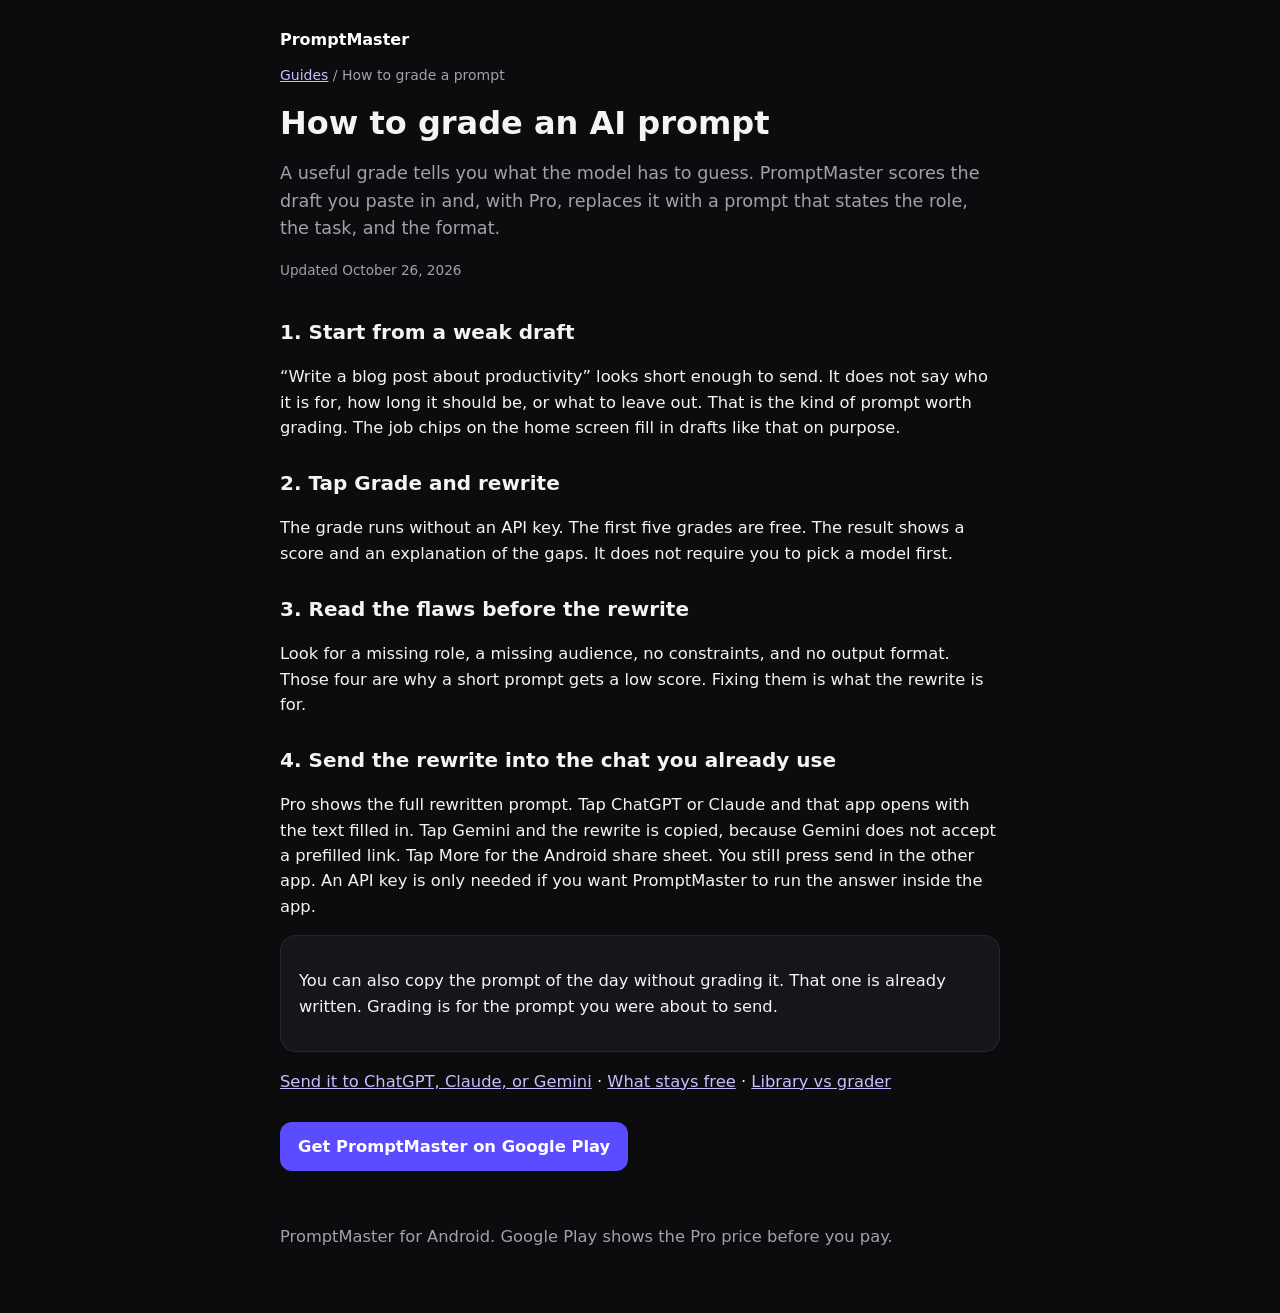
<file: guides/how-to-grade-a-prompt.html>
<!DOCTYPE html>
<html lang="en">
<head>
  <meta charset="UTF-8" />
  <meta name="viewport" content="width=device-width, initial-scale=1" />
  <title>How to grade an AI prompt | PromptMaster</title>
  <meta name="description" content="Paste a rough ChatGPT, Claude, or Gemini prompt into PromptMaster. The score names missing role, context, and constraints. Pro unlocks the rewrite." />
  <link rel="stylesheet" href="../guides/guide.css" />
  <script type="application/ld+json">
  {
    "@context": "https://schema.org",
    "@type": "HowTo",
    "name": "How to grade an AI prompt",
    "description": "Grade a rough prompt in PromptMaster and unlock a rewrite you can send to ChatGPT, Claude, or Gemini.",
    "step": [
      { "@type": "HowToStep", "name": "Paste the rough prompt", "text": "Open PromptMaster and paste the prompt you were about to send, or tap a job starter such as Writing or Coding." },
      { "@type": "HowToStep", "name": "Grade it", "text": "Tap Grade and rewrite. You do not need an API key for this step." },
      { "@type": "HowToStep", "name": "Read the score", "text": "The score and explanation name what is missing, such as a role, audience, constraints, or an output format." },
      { "@type": "HowToStep", "name": "Send the rewrite", "text": "Pro unlocks the rewritten prompt. ChatGPT and Claude open with it filled in. Gemini does not accept a prefilled link, so PromptMaster copies the text and opens Gemini. More opens the Android share sheet. You still send the message in that app." }
    ]
  }
  </script>
  <meta property="og:type" content="article" />
  <meta property="og:title" content="How to grade an AI prompt | PromptMaster" />
  <meta property="og:description" content="Paste a rough ChatGPT, Claude, or Gemini prompt into PromptMaster. The score names missing role, context, and constraints. Pro unlocks the rewrite." />
  <meta property="og:url" content="https://promptmasterapp.com/guides/how-to-grade-a-prompt.html" />
  <meta property="og:image" content="https://promptmasterapp.com/brand/share.png" />
  <meta name="twitter:card" content="summary_large_image" />
  <script type="application/ld+json">{"@context":"https://schema.org","@graph":[{"@type":"BreadcrumbList","itemListElement":[{"@type":"ListItem","position":1,"name":"Home","item":"https://promptmasterapp.com/"},{"@type":"ListItem","position":2,"name":"Guides","item":"https://promptmasterapp.com/guides/"},{"@type":"ListItem","position":3,"name":"How to grade an AI prompt","item":"https://promptmasterapp.com/guides/how-to-grade-a-prompt.html"}]},{"@type":"Article","headline":"How to grade an AI prompt","description":"Paste a rough ChatGPT, Claude, or Gemini prompt into PromptMaster. The score names missing role, context, and constraints. Pro unlocks the rewrite.","dateModified":"2026-10-26","mainEntityOfPage":"https://promptmasterapp.com/guides/how-to-grade-a-prompt.html","image":"https://promptmasterapp.com/brand/share.png","author":{"@type":"Organization","name":"Reed Legacy Group, LLC","brand":"ReedAI","url":"https://promptmasterapp.com"},"publisher":{"@type":"Organization","name":"Reed Legacy Group, LLC","brand":"ReedAI","url":"https://promptmasterapp.com"}}]}</script>
  <link rel="canonical" href="https://promptmasterapp.com/guides/how-to-grade-a-prompt.html" />
</head>
<body>
  <header>
    <a class="brand" href="../">PromptMaster</a>
    <nav class="crumbs"><a href="../guides/">Guides</a> / How to grade a prompt</nav>
    <h1>How to grade an AI prompt</h1>
    <p class="lead">A useful grade tells you what the model has to guess. PromptMaster scores the draft you paste in and, with Pro, replaces it with a prompt that states the role, the task, and the format.</p>
    <p class="updated">Updated October 26, 2026</p>
  </header>
  <main>
    <h2>1. Start from a weak draft</h2>
    <p>“Write a blog post about productivity” looks short enough to send. It does not say who it is for, how long it should be, or what to leave out. That is the kind of prompt worth grading. The job chips on the home screen fill in drafts like that on purpose.</p>
    <h2>2. Tap Grade and rewrite</h2>
    <p>The grade runs without an API key. The first five grades are free. The result shows a score and an explanation of the gaps. It does not require you to pick a model first.</p>
    <h2>3. Read the flaws before the rewrite</h2>
    <p>Look for a missing role, a missing audience, no constraints, and no output format. Those four are why a short prompt gets a low score. Fixing them is what the rewrite is for.</p>
    <h2>4. Send the rewrite into the chat you already use</h2>
    <p>Pro shows the full rewritten prompt. Tap ChatGPT or Claude and that app opens with the text filled in. Tap Gemini and the rewrite is copied, because Gemini does not accept a prefilled link. Tap More for the Android share sheet. You still press send in the other app. An API key is only needed if you want PromptMaster to run the answer inside the app.</p>
    <div class="card">
      <p>You can also copy the prompt of the day without grading it. That one is already written. Grading is for the prompt you were about to send.</p>
    </div>
    <p><a href="../guides/send-prompt-to-chatgpt.html">Send it to ChatGPT, Claude, or Gemini</a> · <a href="../guides/what-you-get-free.html">What stays free</a> · <a href="../guides/prompt-library-vs-grader.html">Library vs grader</a></p>
    <p class="cta-line"><a class="play-link" href="https://play.google.com/store/apps/details?id=com.promptmaster.ai&amp;referrer=utm_source%3Dwebsite%26utm_medium%3Dguides-how-to-grade-a-prompt">Get PromptMaster on Google Play</a></p>
  </main>
  <footer>
    <p>PromptMaster for Android. Google Play shows the Pro price before you pay.</p>
  </footer>
</body>
</html>
</file>
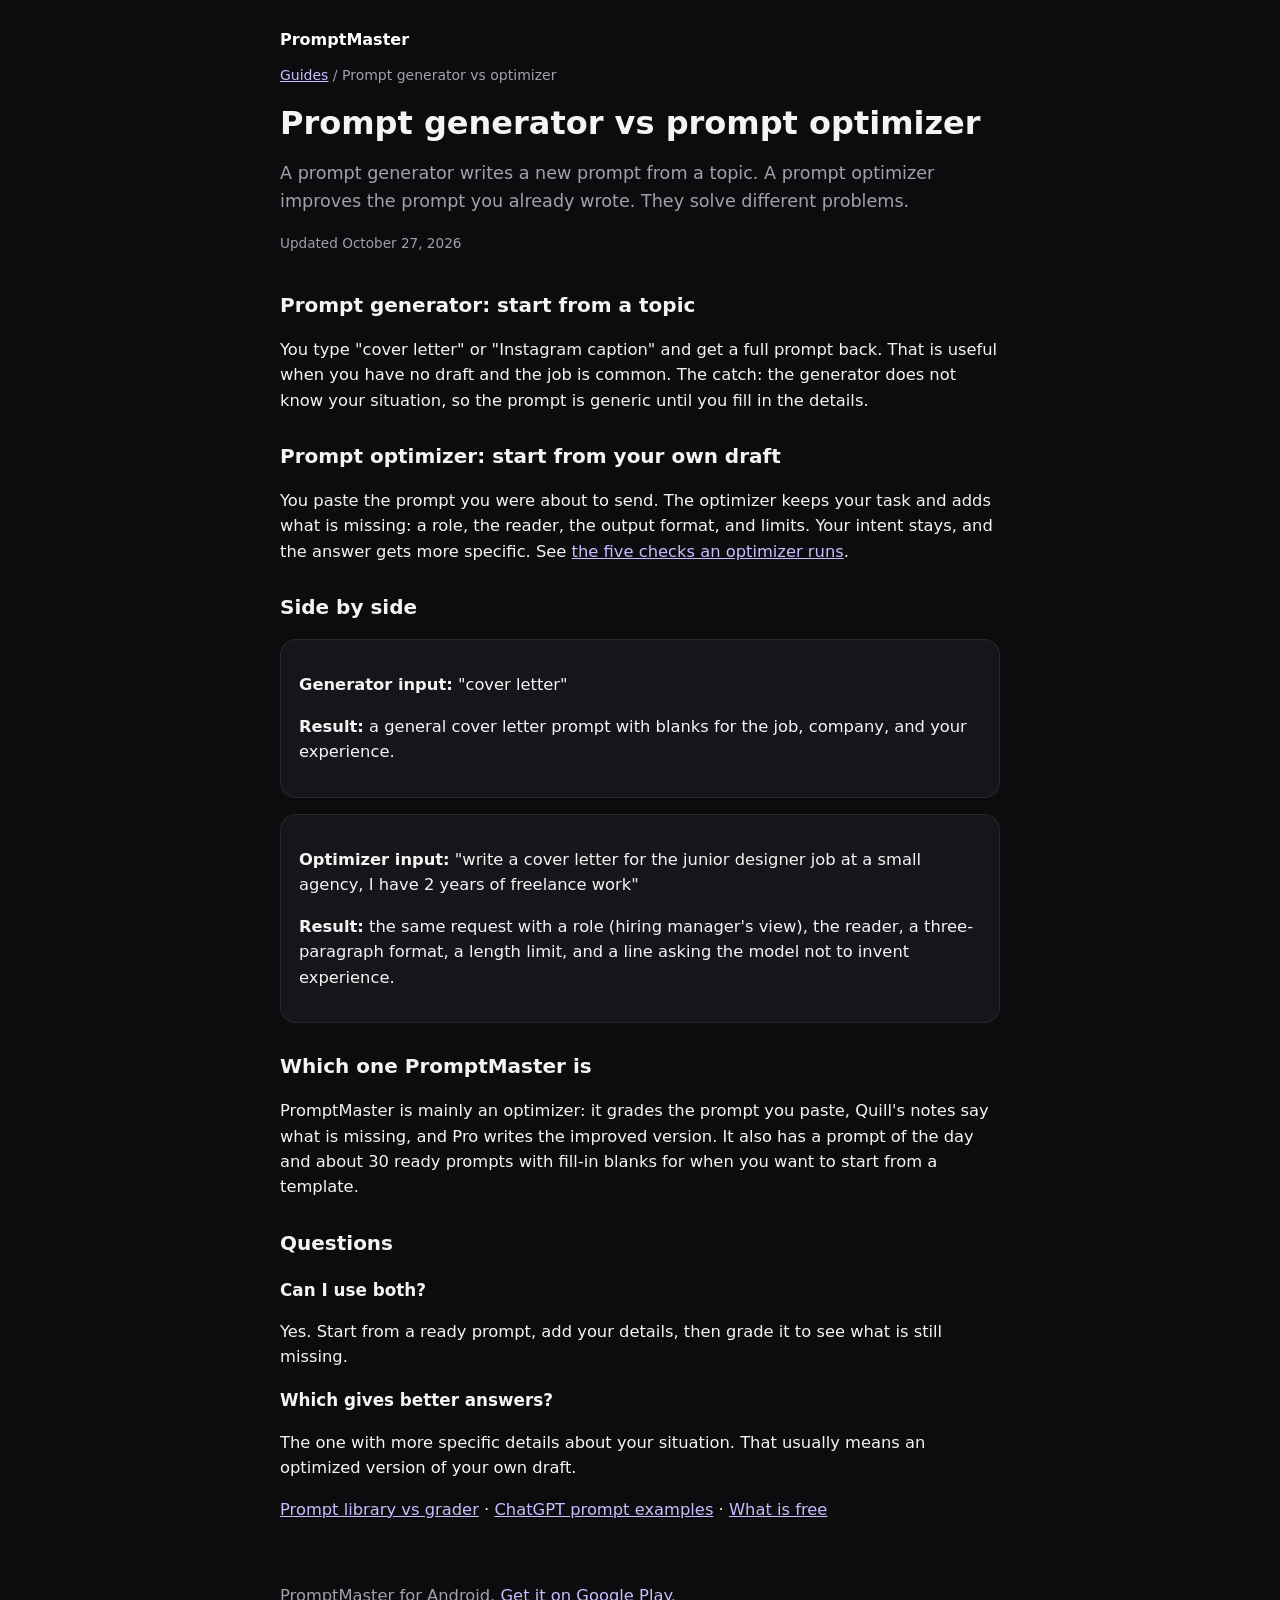
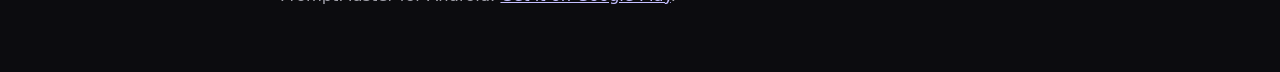
<file: guides/prompt-generator-vs-optimizer.html>
<!DOCTYPE html>
<html lang="en">
<head>
  <meta charset="UTF-8" />
  <meta name="viewport" content="width=device-width, initial-scale=1" />
  <title>Prompt generator vs prompt optimizer: which one do you need? | PromptMaster</title>
  <meta name="description" content="A prompt generator writes a new prompt from a topic. A prompt optimizer improves the prompt you already wrote. Here is when to use each, with examples." />
  <link rel="stylesheet" href="../guides/guide.css" />
  <script type="application/ld+json">
  {
    "@context": "https://schema.org",
    "@type": "FAQPage",
    "mainEntity": [
      {
        "@type": "Question",
        "name": "What is the difference between a prompt generator and a prompt optimizer?",
        "acceptedAnswer": { "@type": "Answer", "text": "A prompt generator writes a new prompt from a topic or a few keywords. A prompt optimizer starts from a prompt you already wrote and improves it by adding the role, reader, format, and limits the model would otherwise guess." }
      },
      {
        "@type": "Question",
        "name": "When should I use a prompt generator?",
        "acceptedAnswer": { "@type": "Answer", "text": "Use a generator or a prompt library when you do not know where to start and a ready-made prompt for a common job is good enough." }
      },
      {
        "@type": "Question",
        "name": "When should I use a prompt optimizer?",
        "acceptedAnswer": { "@type": "Answer", "text": "Use an optimizer when you already know what you want and have written a rough prompt. It keeps your intent and fills in the missing details." }
      }
    ]
  }
  </script>
  <meta property="og:type" content="article" />
  <meta property="og:title" content="Prompt generator vs prompt optimizer: which one do you need? | PromptMaster" />
  <meta property="og:description" content="A prompt generator writes a new prompt from a topic. A prompt optimizer improves the prompt you already wrote. Here is when to use each, with examples." />
  <meta property="og:url" content="https://promptmasterapp.com/guides/prompt-generator-vs-optimizer.html" />
  <meta property="og:image" content="https://promptmasterapp.com/brand/share.png" />
  <meta name="twitter:card" content="summary_large_image" />
  <script type="application/ld+json">{"@context":"https://schema.org","@graph":[{"@type":"BreadcrumbList","itemListElement":[{"@type":"ListItem","position":1,"name":"Home","item":"https://promptmasterapp.com/"},{"@type":"ListItem","position":2,"name":"Guides","item":"https://promptmasterapp.com/guides/"},{"@type":"ListItem","position":3,"name":"Prompt generator vs prompt optimizer","item":"https://promptmasterapp.com/guides/prompt-generator-vs-optimizer.html"}]},{"@type":"Article","headline":"Prompt generator vs prompt optimizer","description":"A prompt generator writes a new prompt from a topic. A prompt optimizer improves the prompt you already wrote. Here is when to use each, with examples.","dateModified":"2026-10-27","mainEntityOfPage":"https://promptmasterapp.com/guides/prompt-generator-vs-optimizer.html","image":"https://promptmasterapp.com/brand/share.png","author":{"@type":"Organization","name":"Reed Legacy Group, LLC","brand":"ReedAI","url":"https://promptmasterapp.com"},"publisher":{"@type":"Organization","name":"Reed Legacy Group, LLC","brand":"ReedAI","url":"https://promptmasterapp.com"}}]}</script>
  <link rel="canonical" href="https://promptmasterapp.com/guides/prompt-generator-vs-optimizer.html" />
</head>
<body>
  <header>
    <a class="brand" href="../">PromptMaster</a>
    <nav class="crumbs"><a href="../guides/">Guides</a> / Prompt generator vs optimizer</nav>
    <h1>Prompt generator vs prompt optimizer</h1>
    <p class="lead">A prompt generator writes a new prompt from a topic. A prompt optimizer improves the prompt you already wrote. They solve different problems.</p>
    <p class="updated">Updated October 27, 2026</p>
  </header>
  <main>
    <h2>Prompt generator: start from a topic</h2>
    <p>You type "cover letter" or "Instagram caption" and get a full prompt back. That is useful when you have no draft and the job is common. The catch: the generator does not know your situation, so the prompt is generic until you fill in the details.</p>

    <h2>Prompt optimizer: start from your own draft</h2>
    <p>You paste the prompt you were about to send. The optimizer keeps your task and adds what is missing: a role, the reader, the output format, and limits. Your intent stays, and the answer gets more specific. See <a href="../guides/prompt-optimizer.html">the five checks an optimizer runs</a>.</p>

    <h2>Side by side</h2>
    <div class="card">
      <p><strong>Generator input:</strong> "cover letter"</p>
      <p><strong>Result:</strong> a general cover letter prompt with blanks for the job, company, and your experience.</p>
    </div>
    <div class="card">
      <p><strong>Optimizer input:</strong> "write a cover letter for the junior designer job at a small agency, I have 2 years of freelance work"</p>
      <p><strong>Result:</strong> the same request with a role (hiring manager's view), the reader, a three-paragraph format, a length limit, and a line asking the model not to invent experience.</p>
    </div>

    <h2>Which one PromptMaster is</h2>
    <p>PromptMaster is mainly an optimizer: it grades the prompt you paste, Quill's notes say what is missing, and Pro writes the improved version. It also has a prompt of the day and about 30 ready prompts with fill-in blanks for when you want to start from a template.</p>

    <h2>Questions</h2>
    <h3>Can I use both?</h3>
    <p>Yes. Start from a ready prompt, add your details, then grade it to see what is still missing.</p>
    <h3>Which gives better answers?</h3>
    <p>The one with more specific details about your situation. That usually means an optimized version of your own draft.</p>

    <p><a href="../guides/prompt-library-vs-grader.html">Prompt library vs grader</a> · <a href="../guides/chatgpt-prompt-examples.html">ChatGPT prompt examples</a> · <a href="../guides/what-you-get-free.html">What is free</a></p>
  </main>
  <footer>
    <p>PromptMaster for Android. <a href="https://play.google.com/store/apps/details?id=com.promptmaster.ai&amp;referrer=utm_source%3Dwebsite%26utm_medium%3Dguide-generator">Get it on Google Play</a>.</p>
  </footer>
</body>
</html>
</file>
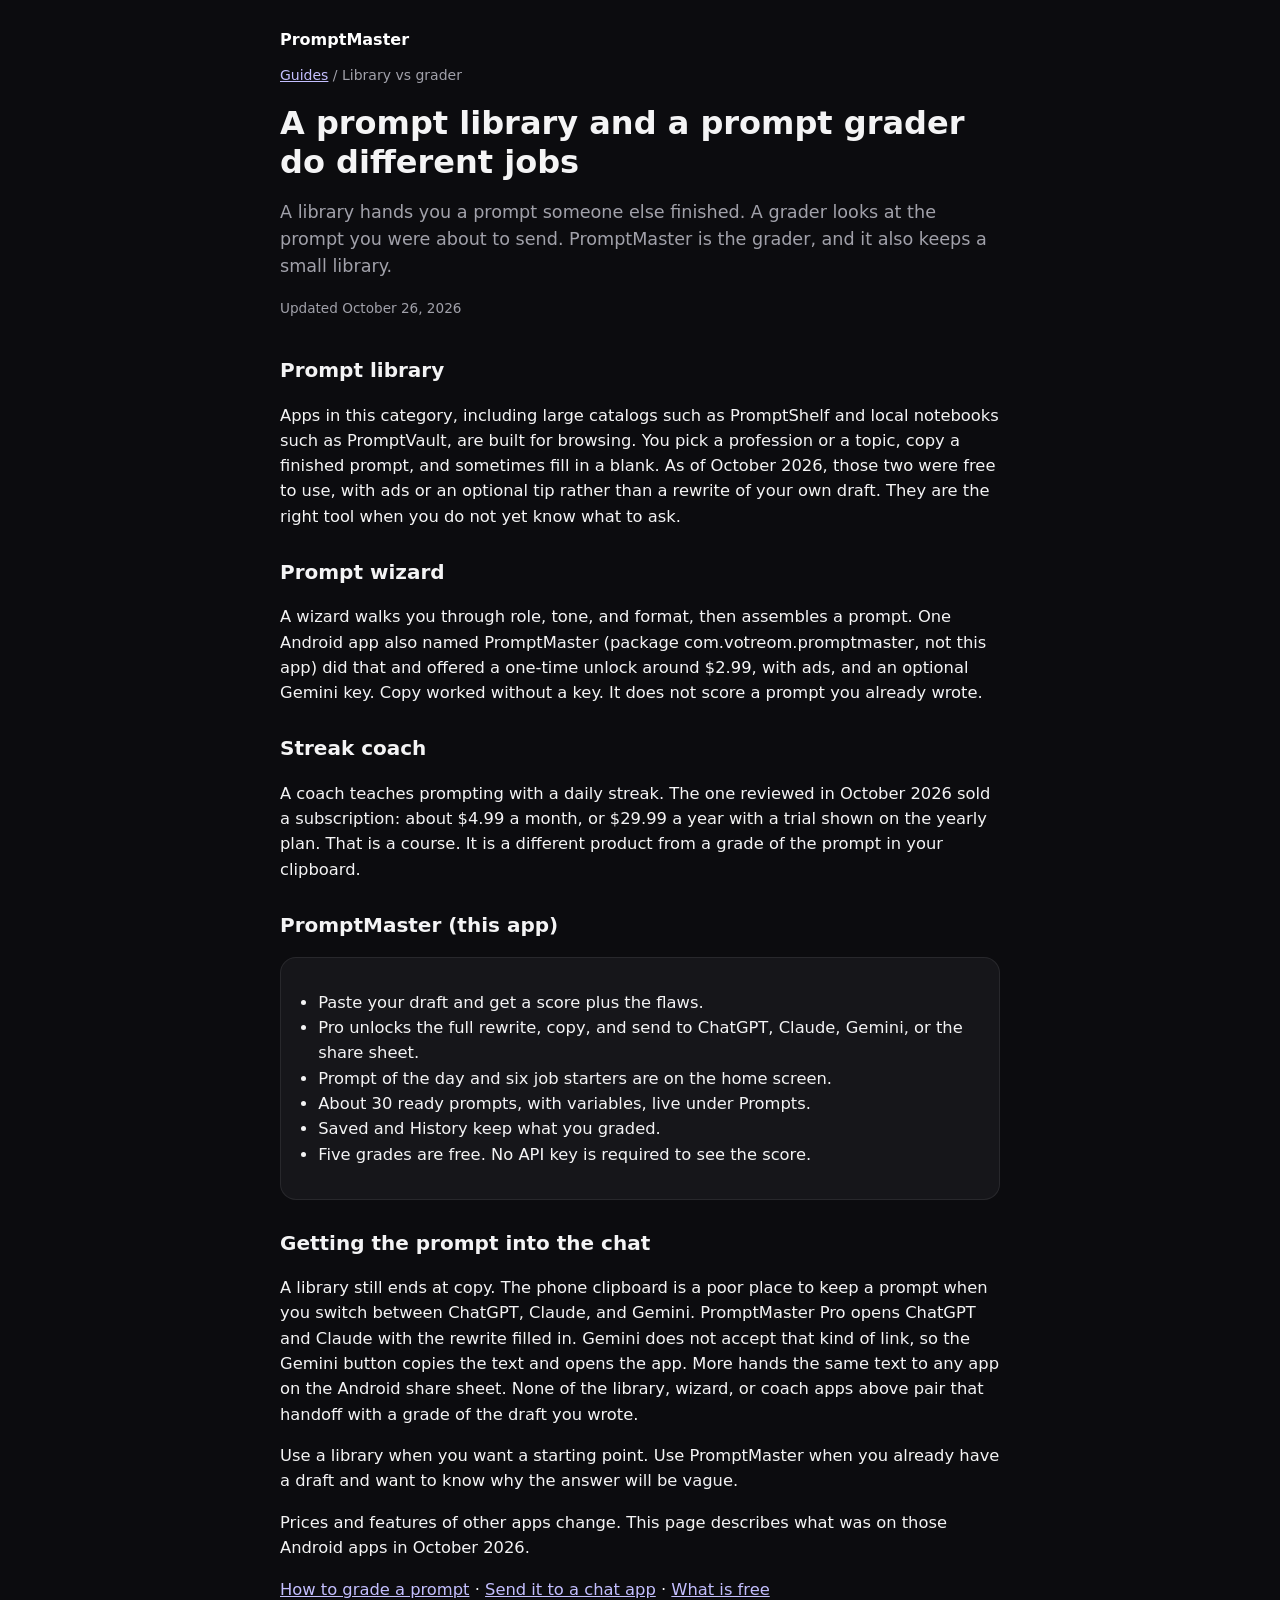
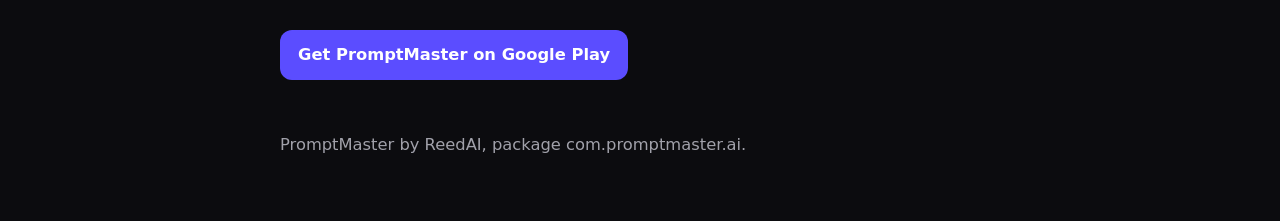
<file: guides/prompt-library-vs-grader.html>
<!DOCTYPE html>
<html lang="en">
<head>
  <meta charset="UTF-8" />
  <meta name="viewport" content="width=device-width, initial-scale=1" />
  <title>Prompt library vs prompt grader | PromptMaster</title>
  <meta name="description" content="A prompt library gives you ready-made prompts. A prompt grader scores the prompt you already wrote and rewrites it. PromptMaster does the grade and the rewrite, and also keeps a smaller ready-made library." />
  <link rel="stylesheet" href="../guides/guide.css" />
  <script type="application/ld+json">
  {
    "@context": "https://schema.org",
    "@type": "FAQPage",
    "mainEntity": [
      {
        "@type": "Question",
        "name": "What is the difference between a prompt library and a prompt grader?",
        "acceptedAnswer": {
          "@type": "Answer",
          "text": "A prompt library stores ready-made prompts you copy. A prompt grader scores a prompt you wrote and rewrites it. PromptMaster is a grader with a prompt of the day and about 30 ready prompts."
        }
      },
      {
        "@type": "Question",
        "name": "Does PromptMaster replace ChatGPT?",
        "acceptedAnswer": {
          "@type": "Answer",
          "text": "No. PromptMaster prepares the prompt. Pro opens ChatGPT or Claude with the rewrite filled in, copies it for Gemini, or shares it to another app. You still send the message there. An API key is optional and only runs the answer inside PromptMaster."
        }
      }
    ]
  }
  </script>
  <meta property="og:type" content="article" />
  <meta property="og:title" content="Prompt library vs prompt grader | PromptMaster" />
  <meta property="og:description" content="A prompt library gives you ready-made prompts. A prompt grader scores the prompt you already wrote and rewrites it. PromptMaster does the grade and the rewrite, and also keeps a smaller ready-made library." />
  <meta property="og:url" content="https://promptmasterapp.com/guides/prompt-library-vs-grader.html" />
  <meta property="og:image" content="https://promptmasterapp.com/brand/share.png" />
  <meta name="twitter:card" content="summary_large_image" />
  <script type="application/ld+json">{"@context":"https://schema.org","@graph":[{"@type":"BreadcrumbList","itemListElement":[{"@type":"ListItem","position":1,"name":"Home","item":"https://promptmasterapp.com/"},{"@type":"ListItem","position":2,"name":"Guides","item":"https://promptmasterapp.com/guides/"},{"@type":"ListItem","position":3,"name":"A prompt library and a prompt grader do different jobs","item":"https://promptmasterapp.com/guides/prompt-library-vs-grader.html"}]},{"@type":"Article","headline":"A prompt library and a prompt grader do different jobs","description":"A prompt library gives you ready-made prompts. A prompt grader scores the prompt you already wrote and rewrites it. PromptMaster does the grade and the rewrite, and also keeps a smaller ready-made library.","dateModified":"2026-10-26","mainEntityOfPage":"https://promptmasterapp.com/guides/prompt-library-vs-grader.html","image":"https://promptmasterapp.com/brand/share.png","author":{"@type":"Organization","name":"Reed Legacy Group, LLC","brand":"ReedAI","url":"https://promptmasterapp.com"},"publisher":{"@type":"Organization","name":"Reed Legacy Group, LLC","brand":"ReedAI","url":"https://promptmasterapp.com"}}]}</script>
  <link rel="canonical" href="https://promptmasterapp.com/guides/prompt-library-vs-grader.html" />
</head>
<body>
  <header>
    <a class="brand" href="../">PromptMaster</a>
    <nav class="crumbs"><a href="../guides/">Guides</a> / Library vs grader</nav>
    <h1>A prompt library and a prompt grader do different jobs</h1>
    <p class="lead">A library hands you a prompt someone else finished. A grader looks at the prompt you were about to send. PromptMaster is the grader, and it also keeps a small library.</p>
    <p class="updated">Updated October 26, 2026</p>
  </header>
  <main>
    <h2>Prompt library</h2>
    <p>Apps in this category, including large catalogs such as PromptShelf and local notebooks such as PromptVault, are built for browsing. You pick a profession or a topic, copy a finished prompt, and sometimes fill in a blank. As of October 2026, those two were free to use, with ads or an optional tip rather than a rewrite of your own draft. They are the right tool when you do not yet know what to ask.</p>
    <h2>Prompt wizard</h2>
    <p>A wizard walks you through role, tone, and format, then assembles a prompt. One Android app also named PromptMaster (package com.votreom.promptmaster, not this app) did that and offered a one-time unlock around $2.99, with ads, and an optional Gemini key. Copy worked without a key. It does not score a prompt you already wrote.</p>
    <h2>Streak coach</h2>
    <p>A coach teaches prompting with a daily streak. The one reviewed in October 2026 sold a subscription: about $4.99 a month, or $29.99 a year with a trial shown on the yearly plan. That is a course. It is a different product from a grade of the prompt in your clipboard.</p>
    <h2>PromptMaster (this app)</h2>
    <div class="card">
      <ul>
        <li>Paste your draft and get a score plus the flaws.</li>
        <li>Pro unlocks the full rewrite, copy, and send to ChatGPT, Claude, Gemini, or the share sheet.</li>
        <li>Prompt of the day and six job starters are on the home screen.</li>
        <li>About 30 ready prompts, with variables, live under Prompts.</li>
        <li>Saved and History keep what you graded.</li>
        <li>Five grades are free. No API key is required to see the score.</li>
      </ul>
    </div>
    <h2>Getting the prompt into the chat</h2>
    <p>A library still ends at copy. The phone clipboard is a poor place to keep a prompt when you switch between ChatGPT, Claude, and Gemini. PromptMaster Pro opens ChatGPT and Claude with the rewrite filled in. Gemini does not accept that kind of link, so the Gemini button copies the text and opens the app. More hands the same text to any app on the Android share sheet. None of the library, wizard, or coach apps above pair that handoff with a grade of the draft you wrote.</p>
    <p>Use a library when you want a starting point. Use PromptMaster when you already have a draft and want to know why the answer will be vague.</p>
    <p>Prices and features of other apps change. This page describes what was on those Android apps in October 2026.</p>
    <p><a href="../guides/how-to-grade-a-prompt.html">How to grade a prompt</a> · <a href="../guides/send-prompt-to-chatgpt.html">Send it to a chat app</a> · <a href="../guides/what-you-get-free.html">What is free</a></p>
    <p class="cta-line"><a class="play-link" href="https://play.google.com/store/apps/details?id=com.promptmaster.ai&amp;referrer=utm_source%3Dwebsite%26utm_medium%3Dguides-prompt-library-vs-grader">Get PromptMaster on Google Play</a></p>
  </main>
  <footer>
    <p>PromptMaster by ReedAI, package com.promptmaster.ai.</p>
  </footer>
</body>
</html>
</file>
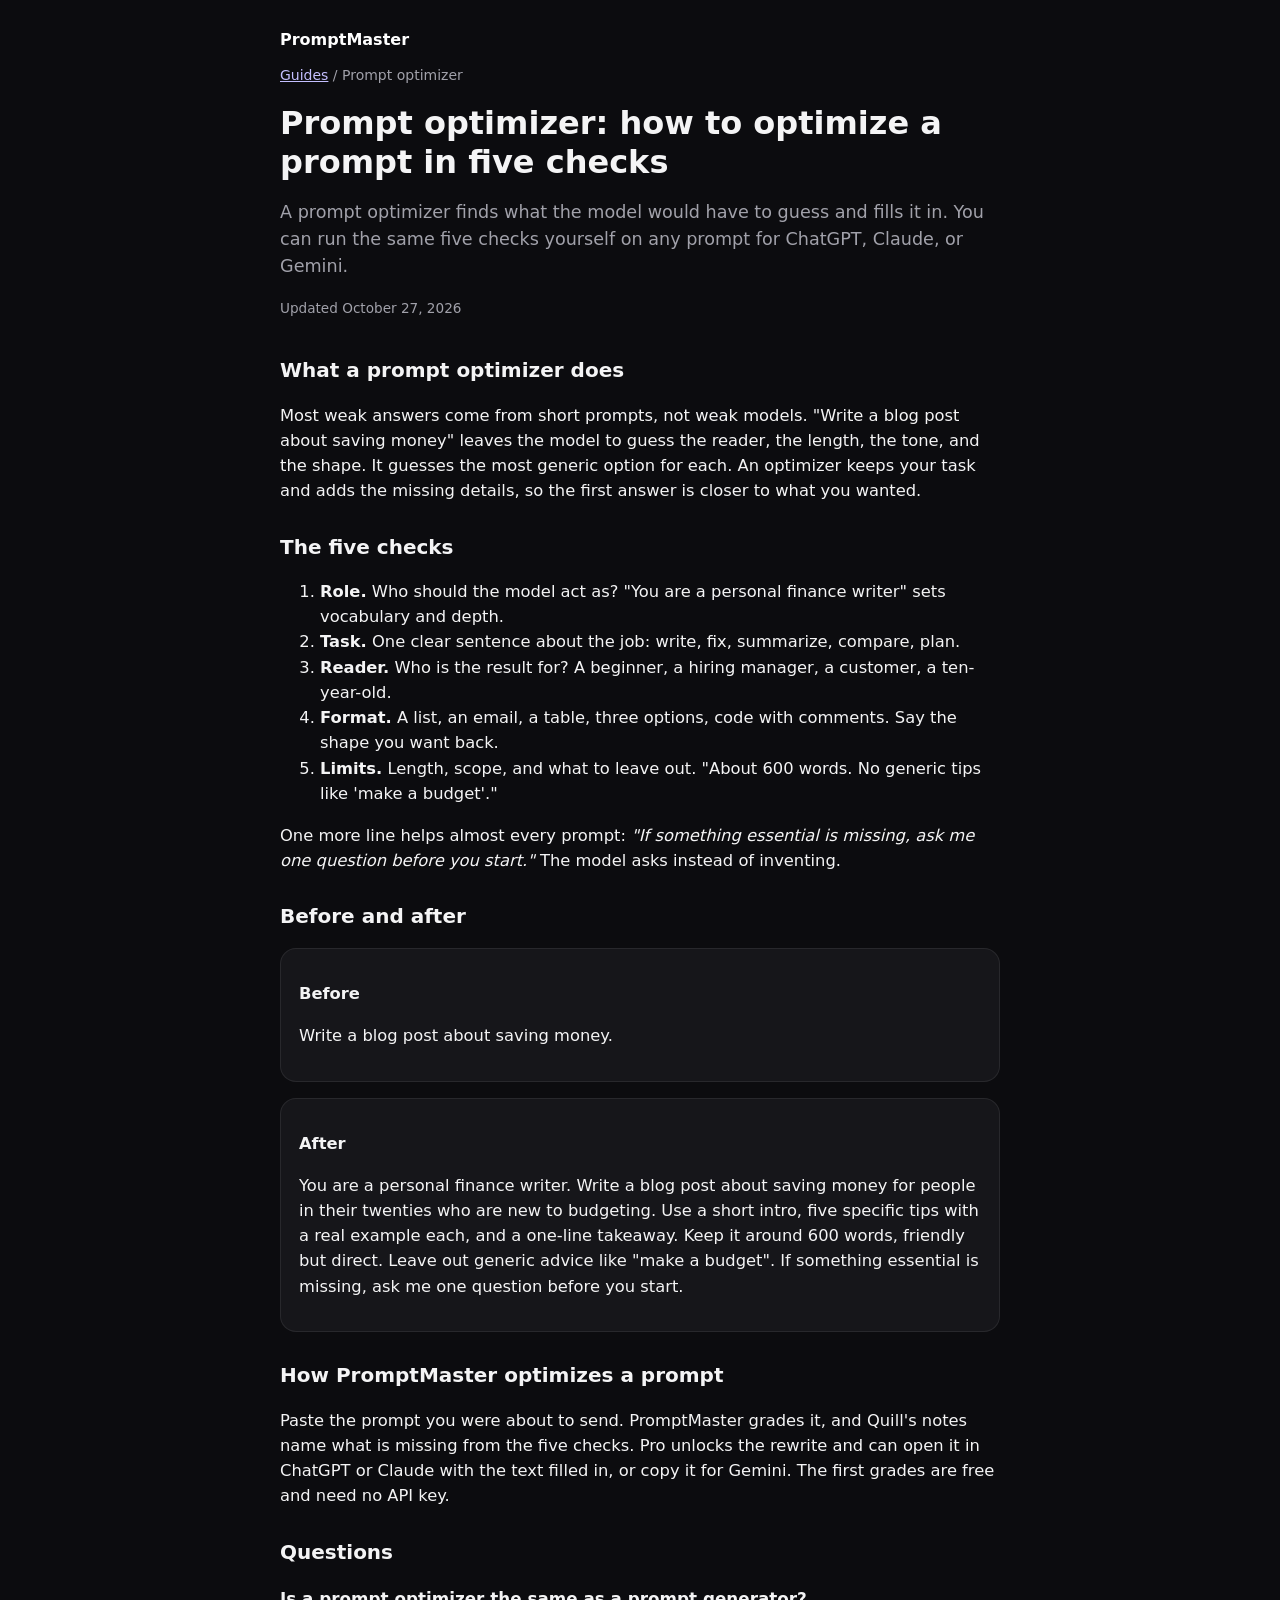
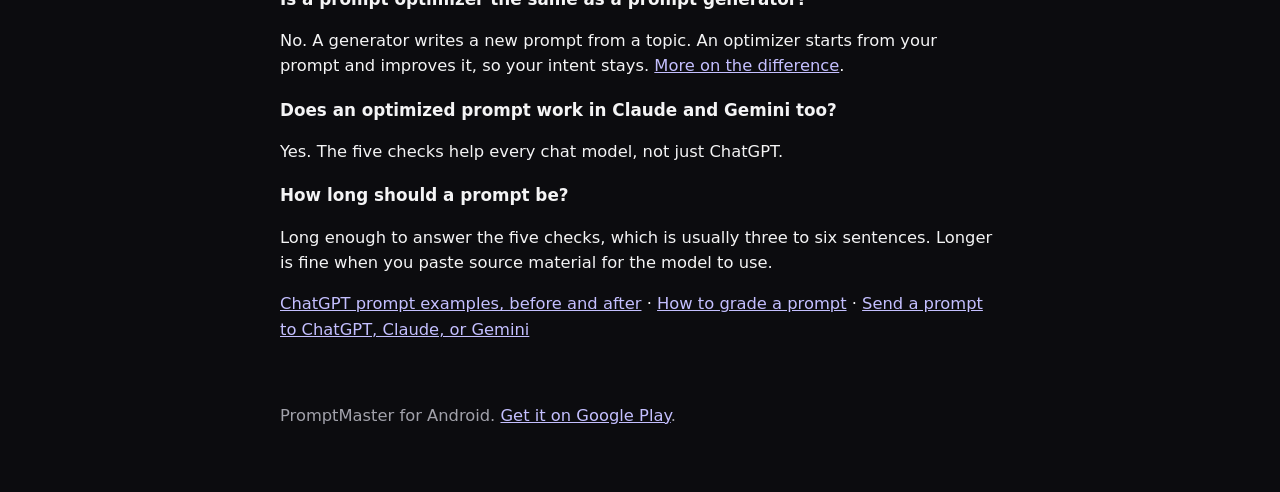
<file: guides/prompt-optimizer.html>
<!DOCTYPE html>
<html lang="en">
<head>
  <meta charset="UTF-8" />
  <meta name="viewport" content="width=device-width, initial-scale=1" />
  <title>Prompt optimizer: how to optimize a prompt in five checks | PromptMaster</title>
  <meta name="description" content="A prompt optimizer finds what a model would have to guess and fills it in. Use these five checks on any ChatGPT, Claude, or Gemini prompt, with a before and after example." />
  <link rel="stylesheet" href="../guides/guide.css" />
  <script type="application/ld+json">
  {
    "@context": "https://schema.org",
    "@type": "FAQPage",
    "mainEntity": [
      {
        "@type": "Question",
        "name": "What does a prompt optimizer do?",
        "acceptedAnswer": { "@type": "Answer", "text": "A prompt optimizer reads a prompt you already wrote, finds what the AI model would have to guess, such as who the answer is for, the format, or the length, and rewrites the prompt with those details filled in." }
      },
      {
        "@type": "Question",
        "name": "How do I optimize a prompt for ChatGPT?",
        "acceptedAnswer": { "@type": "Answer", "text": "Check five things: give the model a role, state the task in one sentence, say who the result is for, describe the output format, and set limits such as length and what to leave out. Then ask the model to ask one question if something essential is missing." }
      },
      {
        "@type": "Question",
        "name": "Is a prompt optimizer the same as a prompt generator?",
        "acceptedAnswer": { "@type": "Answer", "text": "No. A prompt generator writes a new prompt from a topic. A prompt optimizer starts from the prompt you wrote and improves it, so your intent and wording stay." }
      },
      {
        "@type": "Question",
        "name": "Does an optimized prompt work in Claude and Gemini too?",
        "acceptedAnswer": { "@type": "Answer", "text": "Yes. Role, task, audience, format, and limits help every chat model. PromptMaster can open the rewrite in ChatGPT or Claude, or copy it for Gemini." }
      }
    ]
  }
  </script>
  <meta property="og:type" content="article" />
  <meta property="og:title" content="Prompt optimizer: how to optimize a prompt in five checks | PromptMaster" />
  <meta property="og:description" content="A prompt optimizer finds what a model would have to guess and fills it in. Use these five checks on any ChatGPT, Claude, or Gemini prompt, with a before and after example." />
  <meta property="og:url" content="https://promptmasterapp.com/guides/prompt-optimizer.html" />
  <meta property="og:image" content="https://promptmasterapp.com/brand/share.png" />
  <meta name="twitter:card" content="summary_large_image" />
  <script type="application/ld+json">{"@context":"https://schema.org","@graph":[{"@type":"BreadcrumbList","itemListElement":[{"@type":"ListItem","position":1,"name":"Home","item":"https://promptmasterapp.com/"},{"@type":"ListItem","position":2,"name":"Guides","item":"https://promptmasterapp.com/guides/"},{"@type":"ListItem","position":3,"name":"Prompt optimizer: how to optimize a prompt in five checks","item":"https://promptmasterapp.com/guides/prompt-optimizer.html"}]},{"@type":"Article","headline":"Prompt optimizer: how to optimize a prompt in five checks","description":"A prompt optimizer finds what a model would have to guess and fills it in. Use these five checks on any ChatGPT, Claude, or Gemini prompt, with a before and after example.","dateModified":"2026-10-27","mainEntityOfPage":"https://promptmasterapp.com/guides/prompt-optimizer.html","image":"https://promptmasterapp.com/brand/share.png","author":{"@type":"Organization","name":"Reed Legacy Group, LLC","brand":"ReedAI","url":"https://promptmasterapp.com"},"publisher":{"@type":"Organization","name":"Reed Legacy Group, LLC","brand":"ReedAI","url":"https://promptmasterapp.com"}}]}</script>
  <link rel="canonical" href="https://promptmasterapp.com/guides/prompt-optimizer.html" />
</head>
<body>
  <header>
    <a class="brand" href="../">PromptMaster</a>
    <nav class="crumbs"><a href="../guides/">Guides</a> / Prompt optimizer</nav>
    <h1>Prompt optimizer: how to optimize a prompt in five checks</h1>
    <p class="lead">A prompt optimizer finds what the model would have to guess and fills it in. You can run the same five checks yourself on any prompt for ChatGPT, Claude, or Gemini.</p>
    <p class="updated">Updated October 27, 2026</p>
  </header>
  <main>
    <h2>What a prompt optimizer does</h2>
    <p>Most weak answers come from short prompts, not weak models. "Write a blog post about saving money" leaves the model to guess the reader, the length, the tone, and the shape. It guesses the most generic option for each. An optimizer keeps your task and adds the missing details, so the first answer is closer to what you wanted.</p>

    <h2>The five checks</h2>
    <ol>
      <li><strong>Role.</strong> Who should the model act as? "You are a personal finance writer" sets vocabulary and depth.</li>
      <li><strong>Task.</strong> One clear sentence about the job: write, fix, summarize, compare, plan.</li>
      <li><strong>Reader.</strong> Who is the result for? A beginner, a hiring manager, a customer, a ten-year-old.</li>
      <li><strong>Format.</strong> A list, an email, a table, three options, code with comments. Say the shape you want back.</li>
      <li><strong>Limits.</strong> Length, scope, and what to leave out. "About 600 words. No generic tips like 'make a budget'."</li>
    </ol>
    <p>One more line helps almost every prompt: <em>"If something essential is missing, ask me one question before you start."</em> The model asks instead of inventing.</p>

    <h2>Before and after</h2>
    <div class="card">
      <p><strong>Before</strong></p>
      <p>Write a blog post about saving money.</p>
    </div>
    <div class="card">
      <p><strong>After</strong></p>
      <p>You are a personal finance writer. Write a blog post about saving money for people in their twenties who are new to budgeting. Use a short intro, five specific tips with a real example each, and a one-line takeaway. Keep it around 600 words, friendly but direct. Leave out generic advice like "make a budget". If something essential is missing, ask me one question before you start.</p>
    </div>

    <h2>How PromptMaster optimizes a prompt</h2>
    <p>Paste the prompt you were about to send. PromptMaster grades it, and Quill's notes name what is missing from the five checks. Pro unlocks the rewrite and can open it in ChatGPT or Claude with the text filled in, or copy it for Gemini. The first grades are free and need no API key.</p>

    <h2>Questions</h2>
    <h3>Is a prompt optimizer the same as a prompt generator?</h3>
    <p>No. A generator writes a new prompt from a topic. An optimizer starts from your prompt and improves it, so your intent stays. <a href="../guides/prompt-generator-vs-optimizer.html">More on the difference</a>.</p>
    <h3>Does an optimized prompt work in Claude and Gemini too?</h3>
    <p>Yes. The five checks help every chat model, not just ChatGPT.</p>
    <h3>How long should a prompt be?</h3>
    <p>Long enough to answer the five checks, which is usually three to six sentences. Longer is fine when you paste source material for the model to use.</p>

    <p><a href="../guides/chatgpt-prompt-examples.html">ChatGPT prompt examples, before and after</a> · <a href="../guides/how-to-grade-a-prompt.html">How to grade a prompt</a> · <a href="../guides/send-prompt-to-chatgpt.html">Send a prompt to ChatGPT, Claude, or Gemini</a></p>
  </main>
  <footer>
    <p>PromptMaster for Android. <a href="https://play.google.com/store/apps/details?id=com.promptmaster.ai&amp;referrer=utm_source%3Dwebsite%26utm_medium%3Dguide-optimizer">Get it on Google Play</a>.</p>
  </footer>
</body>
</html>
</file>
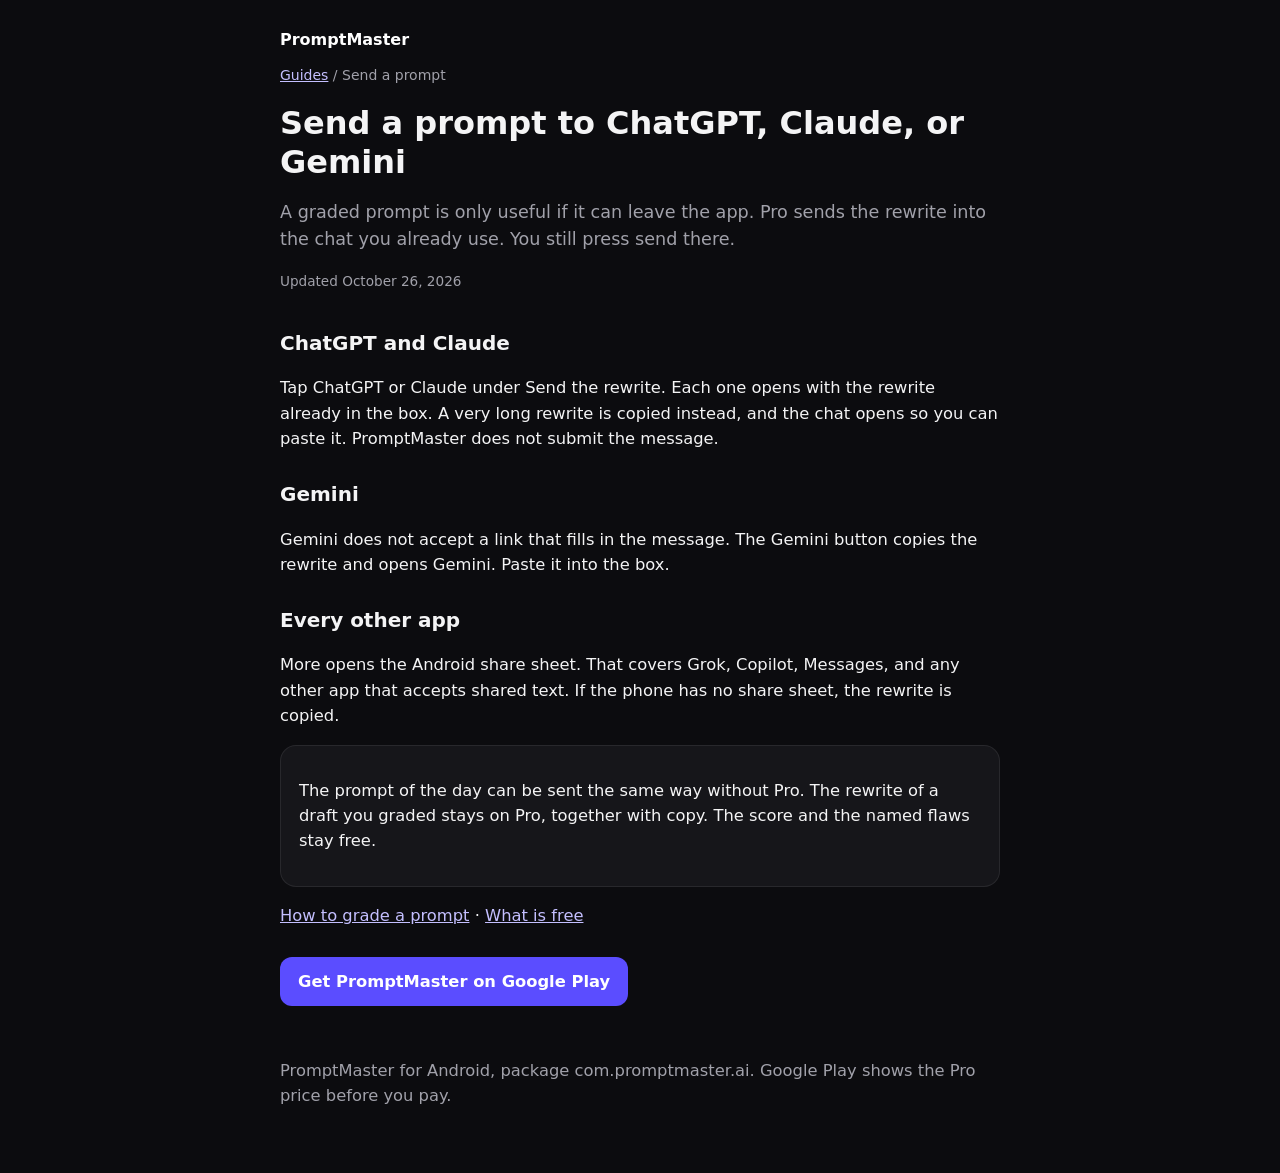
<file: guides/send-prompt-to-chatgpt.html>
<!DOCTYPE html>
<html lang="en">
<head>
  <meta charset="UTF-8" />
  <meta name="viewport" content="width=device-width, initial-scale=1" />
  <title>Send a prompt to ChatGPT, Claude, or Gemini | PromptMaster</title>
  <meta name="description" content="PromptMaster Pro opens ChatGPT and Claude with your rewrite filled in. Gemini does not accept a prefilled link, so the app copies the text and opens Gemini. More uses the Android share sheet." />
  <link rel="stylesheet" href="../guides/guide.css" />
  <script type="application/ld+json">
  {
    "@context": "https://schema.org",
    "@type": "HowTo",
    "name": "How to send a PromptMaster rewrite to ChatGPT, Claude, or Gemini",
    "description": "Grade a prompt in PromptMaster, unlock the rewrite, and open it in the chat app you already use.",
    "step": [
      { "@type": "HowToStep", "name": "Grade the draft", "text": "Paste the rough prompt and tap Grade and rewrite. The score and the flaws are free." },
      { "@type": "HowToStep", "name": "Unlock the rewrite", "text": "Pro shows the full rewritten prompt. Google Play shows the price before you pay." },
      { "@type": "HowToStep", "name": "Pick the app", "text": "Under Send the rewrite, tap ChatGPT or Claude to open that app with the text filled in. Tap Gemini to copy the rewrite and open Gemini. Tap More for the Android share sheet." },
      { "@type": "HowToStep", "name": "Send the message", "text": "You still press send inside ChatGPT, Claude, or Gemini. PromptMaster does not submit the message for you." }
    ]
  }
  </script>
  <script type="application/ld+json">
  {
    "@context": "https://schema.org",
    "@type": "FAQPage",
    "mainEntity": [
      {
        "@type": "Question",
        "name": "How do I send a PromptMaster rewrite to ChatGPT?",
        "acceptedAnswer": {
          "@type": "Answer",
          "text": "Unlock the rewrite, then tap ChatGPT. ChatGPT opens with the rewrite filled in. You still press send in ChatGPT."
        }
      },
      {
        "@type": "Question",
        "name": "Can PromptMaster open a rewrite in Claude?",
        "acceptedAnswer": {
          "@type": "Answer",
          "text": "Yes. Tap Claude. A new Claude chat opens with the rewrite filled in. You send the message yourself."
        }
      },
      {
        "@type": "Question",
        "name": "Why does Gemini ask me to paste?",
        "acceptedAnswer": {
          "@type": "Answer",
          "text": "Gemini does not accept a link that prefills the message. PromptMaster copies the rewrite and opens Gemini so you can paste it."
        }
      },
      {
        "@type": "Question",
        "name": "How do I send a prompt to Grok, Copilot, or another app?",
        "acceptedAnswer": {
          "@type": "Answer",
          "text": "Tap More. Android shows the share sheet. If sharing is unavailable, the text is copied."
        }
      },
      {
        "@type": "Question",
        "name": "Is sending a prompt free?",
        "acceptedAnswer": {
          "@type": "Answer",
          "text": "Sending the prompt of the day is free. Sending the rewrite of a prompt you graded is part of Pro. The score and the flaws stay free."
        }
      }
    ]
  }
  </script>
  <meta property="og:type" content="article" />
  <meta property="og:title" content="Send a prompt to ChatGPT, Claude, or Gemini | PromptMaster" />
  <meta property="og:description" content="PromptMaster Pro opens ChatGPT and Claude with your rewrite filled in. Gemini does not accept a prefilled link, so the app copies the text and opens Gemini. More uses the Android share sheet." />
  <meta property="og:url" content="https://promptmasterapp.com/guides/send-prompt-to-chatgpt.html" />
  <meta property="og:image" content="https://promptmasterapp.com/brand/share.png" />
  <meta name="twitter:card" content="summary_large_image" />
  <script type="application/ld+json">{"@context":"https://schema.org","@graph":[{"@type":"BreadcrumbList","itemListElement":[{"@type":"ListItem","position":1,"name":"Home","item":"https://promptmasterapp.com/"},{"@type":"ListItem","position":2,"name":"Guides","item":"https://promptmasterapp.com/guides/"},{"@type":"ListItem","position":3,"name":"Send a prompt to ChatGPT, Claude, or Gemini","item":"https://promptmasterapp.com/guides/send-prompt-to-chatgpt.html"}]},{"@type":"Article","headline":"Send a prompt to ChatGPT, Claude, or Gemini","description":"PromptMaster Pro opens ChatGPT and Claude with your rewrite filled in. Gemini does not accept a prefilled link, so the app copies the text and opens Gemini. More uses the Android share sheet.","dateModified":"2026-10-26","mainEntityOfPage":"https://promptmasterapp.com/guides/send-prompt-to-chatgpt.html","image":"https://promptmasterapp.com/brand/share.png","author":{"@type":"Organization","name":"Reed Legacy Group, LLC","brand":"ReedAI","url":"https://promptmasterapp.com"},"publisher":{"@type":"Organization","name":"Reed Legacy Group, LLC","brand":"ReedAI","url":"https://promptmasterapp.com"}}]}</script>
  <link rel="canonical" href="https://promptmasterapp.com/guides/send-prompt-to-chatgpt.html" />
</head>
<body>
  <header>
    <a class="brand" href="../">PromptMaster</a>
    <nav class="crumbs"><a href="../guides/">Guides</a> / Send a prompt</nav>
    <h1>Send a prompt to ChatGPT, Claude, or Gemini</h1>
    <p class="lead">A graded prompt is only useful if it can leave the app. Pro sends the rewrite into the chat you already use. You still press send there.</p>
    <p class="updated">Updated October 26, 2026</p>
  </header>
  <main>
    <h2>ChatGPT and Claude</h2>
    <p>Tap ChatGPT or Claude under Send the rewrite. Each one opens with the rewrite already in the box. A very long rewrite is copied instead, and the chat opens so you can paste it. PromptMaster does not submit the message.</p>
    <h2>Gemini</h2>
    <p>Gemini does not accept a link that fills in the message. The Gemini button copies the rewrite and opens Gemini. Paste it into the box.</p>
    <h2>Every other app</h2>
    <p>More opens the Android share sheet. That covers Grok, Copilot, Messages, and any other app that accepts shared text. If the phone has no share sheet, the rewrite is copied.</p>
    <div class="card">
      <p>The prompt of the day can be sent the same way without Pro. The rewrite of a draft you graded stays on Pro, together with copy. The score and the named flaws stay free.</p>
    </div>
    <p><a href="../guides/how-to-grade-a-prompt.html">How to grade a prompt</a> · <a href="../guides/what-you-get-free.html">What is free</a></p>
    <p class="cta-line"><a class="play-link" href="https://play.google.com/store/apps/details?id=com.promptmaster.ai&amp;referrer=utm_source%3Dwebsite%26utm_medium%3Dguides-send-prompt-to-chatgpt">Get PromptMaster on Google Play</a></p>
  </main>
  <footer>
    <p>PromptMaster for Android, package com.promptmaster.ai. Google Play shows the Pro price before you pay.</p>
  </footer>
</body>
</html>
</file>
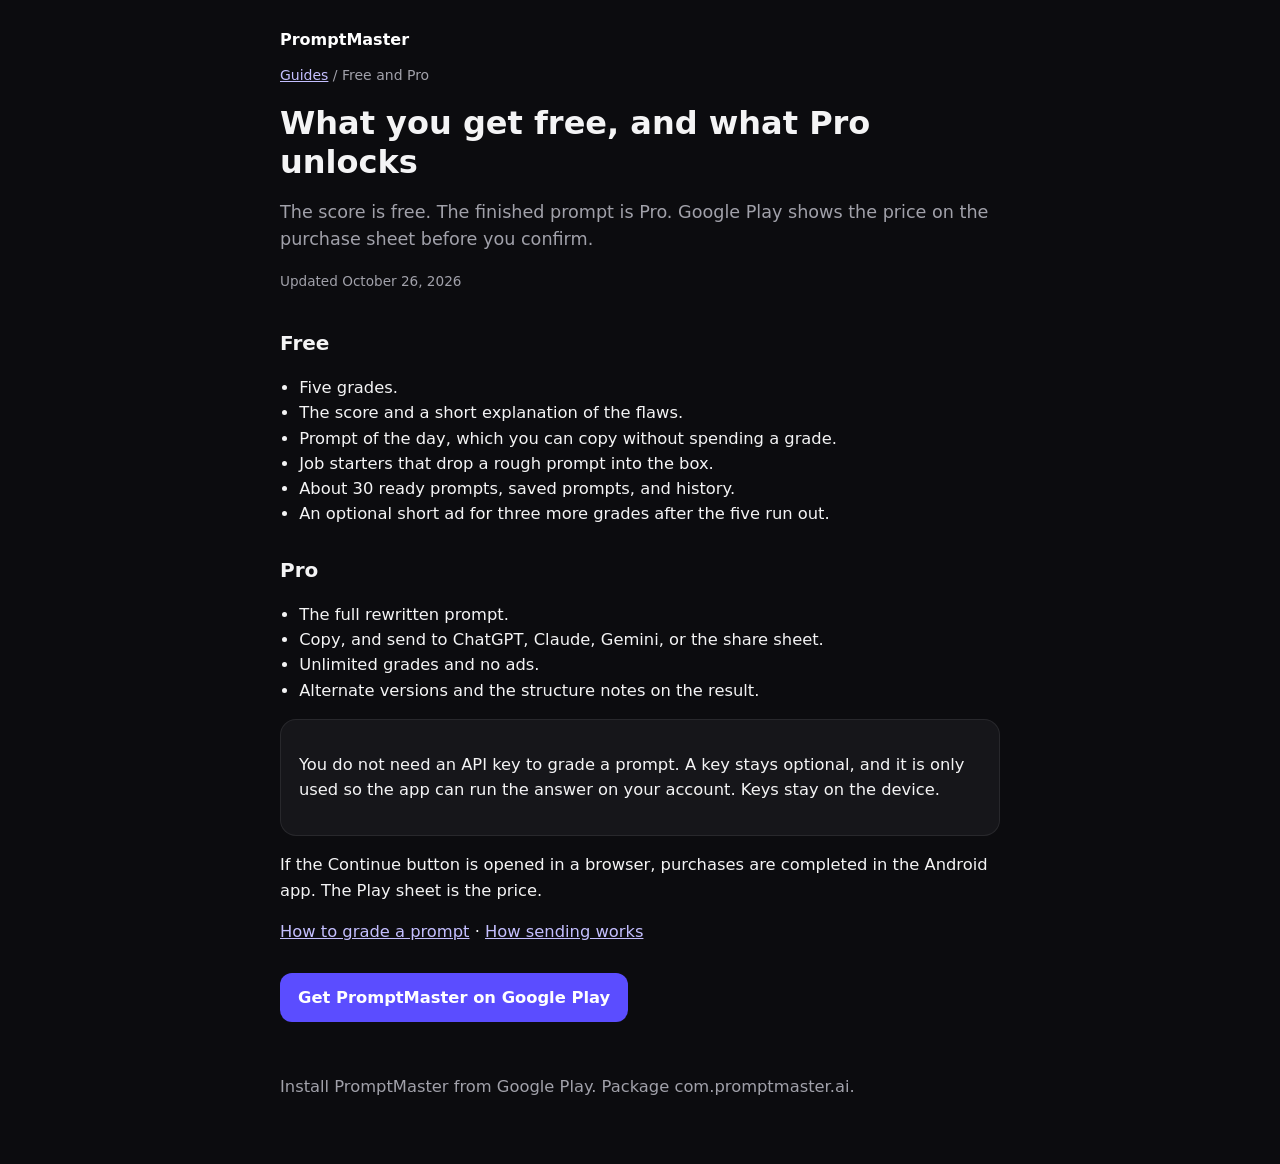
<file: guides/what-you-get-free.html>
<!DOCTYPE html>
<html lang="en">
<head>
  <meta charset="UTF-8" />
  <meta name="viewport" content="width=device-width, initial-scale=1" />
  <title>PromptMaster free vs Pro</title>
  <meta name="description" content="PromptMaster free includes five grades, the score, the flaws, and sending the prompt of the day. Pro unlocks the rewrite and sending it to ChatGPT, Claude, Gemini, or the share sheet." />
  <link rel="stylesheet" href="../guides/guide.css" />
  <script type="application/ld+json">
  {
    "@context": "https://schema.org",
    "@type": "FAQPage",
    "mainEntity": [
      {
        "@type": "Question",
        "name": "What is free in PromptMaster?",
        "acceptedAnswer": {
          "@type": "Answer",
          "text": "Five grades, the score, and the explanation of what is weak. The prompt of the day can be copied without a grade. About 30 ready prompts are in the Prompts tab."
        }
      },
      {
        "@type": "Question",
        "name": "What does PromptMaster Pro unlock?",
        "acceptedAnswer": {
          "@type": "Answer",
          "text": "The full rewritten prompt, copy, and send. ChatGPT and Claude open with the rewrite filled in. Gemini gets a copy because it does not accept a prefilled link. More opens the Android share sheet. Pro also includes unlimited grades and no ads. Google Play shows the price before you pay."
        }
      },
      {
        "@type": "Question",
        "name": "Does PromptMaster require an API key?",
        "acceptedAnswer": {
          "@type": "Answer",
          "text": "No. Grading works without a key. Add your own key only if you want the app to run the answer itself."
        }
      }
    ]
  }
  </script>
  <meta property="og:type" content="article" />
  <meta property="og:title" content="PromptMaster free vs Pro" />
  <meta property="og:description" content="PromptMaster free includes five grades, the score, the flaws, and sending the prompt of the day. Pro unlocks the rewrite and sending it to ChatGPT, Claude, Gemini, or the share sheet." />
  <meta property="og:url" content="https://promptmasterapp.com/guides/what-you-get-free.html" />
  <meta property="og:image" content="https://promptmasterapp.com/brand/share.png" />
  <meta name="twitter:card" content="summary_large_image" />
  <script type="application/ld+json">{"@context":"https://schema.org","@graph":[{"@type":"BreadcrumbList","itemListElement":[{"@type":"ListItem","position":1,"name":"Home","item":"https://promptmasterapp.com/"},{"@type":"ListItem","position":2,"name":"Guides","item":"https://promptmasterapp.com/guides/"},{"@type":"ListItem","position":3,"name":"What you get free, and what Pro unlocks","item":"https://promptmasterapp.com/guides/what-you-get-free.html"}]},{"@type":"Article","headline":"What you get free, and what Pro unlocks","description":"PromptMaster free includes five grades, the score, the flaws, and sending the prompt of the day. Pro unlocks the rewrite and sending it to ChatGPT, Claude, Gemini, or the share sheet.","dateModified":"2026-10-26","mainEntityOfPage":"https://promptmasterapp.com/guides/what-you-get-free.html","image":"https://promptmasterapp.com/brand/share.png","author":{"@type":"Organization","name":"Reed Legacy Group, LLC","brand":"ReedAI","url":"https://promptmasterapp.com"},"publisher":{"@type":"Organization","name":"Reed Legacy Group, LLC","brand":"ReedAI","url":"https://promptmasterapp.com"}}]}</script>
  <link rel="canonical" href="https://promptmasterapp.com/guides/what-you-get-free.html" />
</head>
<body>
  <header>
    <a class="brand" href="../">PromptMaster</a>
    <nav class="crumbs"><a href="../guides/">Guides</a> / Free and Pro</nav>
    <h1>What you get free, and what Pro unlocks</h1>
    <p class="lead">The score is free. The finished prompt is Pro. Google Play shows the price on the purchase sheet before you confirm.</p>
    <p class="updated">Updated October 26, 2026</p>
  </header>
  <main>
    <h2>Free</h2>
    <ul>
      <li>Five grades.</li>
      <li>The score and a short explanation of the flaws.</li>
      <li>Prompt of the day, which you can copy without spending a grade.</li>
      <li>Job starters that drop a rough prompt into the box.</li>
      <li>About 30 ready prompts, saved prompts, and history.</li>
      <li>An optional short ad for three more grades after the five run out.</li>
    </ul>
    <h2>Pro</h2>
    <ul>
      <li>The full rewritten prompt.</li>
      <li>Copy, and send to ChatGPT, Claude, Gemini, or the share sheet.</li>
      <li>Unlimited grades and no ads.</li>
      <li>Alternate versions and the structure notes on the result.</li>
    </ul>
    <div class="card">
      <p>You do not need an API key to grade a prompt. A key stays optional, and it is only used so the app can run the answer on your account. Keys stay on the device.</p>
    </div>
    <p>If the Continue button is opened in a browser, purchases are completed in the Android app. The Play sheet is the price.</p>
    <p><a href="../guides/how-to-grade-a-prompt.html">How to grade a prompt</a> · <a href="../guides/send-prompt-to-chatgpt.html">How sending works</a></p>
    <p class="cta-line"><a class="play-link" href="https://play.google.com/store/apps/details?id=com.promptmaster.ai&amp;referrer=utm_source%3Dwebsite%26utm_medium%3Dguides-what-you-get-free">Get PromptMaster on Google Play</a></p>
  </main>
  <footer>
    <p>Install PromptMaster from Google Play. Package com.promptmaster.ai.</p>
  </footer>
</body>
</html>
</file>
<file: guides/guide.css>
:root {
  color-scheme: dark;
  --bg: #0c0c0f;
  --card: #16161a;
  --text: #f4f4f5;
  --muted: #a1a1aa;
  --line: rgba(255, 255, 255, 0.08);
  --accent: #5b4dff;
}
* { box-sizing: border-box; }
body {
  margin: 0;
  font-family: Inter, ui-sans-serif, system-ui, sans-serif;
  background: var(--bg);
  color: var(--text);
  line-height: 1.55;
}
a { color: #c4bfff; }
header, main, footer { width: min(720px, calc(100% - 32px)); margin: 0 auto; }
header { padding: 28px 0 8px; }
header a.brand { color: white; text-decoration: none; font-weight: 600; }
nav.crumbs { margin-top: 12px; font-size: 14px; color: var(--muted); }
h1 { font-size: 2rem; line-height: 1.2; margin: 18px 0 8px; }
h2 { font-size: 1.25rem; margin: 28px 0 8px; }
h3 { font-size: 1.05rem; margin: 18px 0 4px; }
.updated { color: var(--muted); font-size: 0.85rem; margin: 4px 0 0; }
.cta-line { margin: 28px 0 8px; }
.play-link {
  display: inline-block;
  padding: 12px 18px;
  border-radius: 12px;
  background: var(--accent);
  color: #fff;
  font-weight: 600;
  text-decoration: none;
}
p, li { font-size: 1.02rem; }
.lead { color: var(--muted); font-size: 1.1rem; }
.card {
  background: var(--card);
  border: 1px solid var(--line);
  border-radius: 16px;
  padding: 16px 18px;
  margin: 16px 0;
}
ul { padding-left: 1.2rem; }
footer { padding: 28px 0 48px; color: var(--muted); font-size: 14px; }
.links { display: flex; flex-wrap: wrap; gap: 10px; padding: 0; list-style: none; }
.links a {
  display: inline-block;
  border: 1px solid var(--line);
  border-radius: 999px;
  padding: 8px 12px;
  text-decoration: none;
}
</file>
<file: home.css>
/* Home page only. Shared colors and type come from /guides/guide.css. */
header.top {
  display: flex;
  align-items: center;
  justify-content: space-between;
  padding: 20px 0;
}
header.top .brand { display: inline-flex; align-items: center; gap: 10px; font-size: 1.05rem; }
header.top .brand img { border-radius: 8px; }
.top-link { color: var(--muted); text-decoration: none; margin-left: 16px; }

.hero {
  display: grid;
  grid-template-columns: 1fr auto;
  align-items: center;
  gap: 24px;
  padding: 24px 0 8px;
}
.hero h1 { font-size: 2.3rem; margin-top: 0; }
.quill { width: 220px; height: 220px; border-radius: 28px; object-fit: cover; }

.play {
  display: inline-block;
  margin-top: 8px;
  padding: 14px 22px;
  border-radius: 14px;
  background: var(--accent);
  color: #fff;
  font-weight: 600;
  text-decoration: none;
}
.play:hover { filter: brightness(1.1); }
.note { color: var(--muted); font-size: 0.92rem; margin-top: 10px; }

.steps { padding-left: 1.3rem; }
.steps li { margin: 8px 0; }

.shots {
  display: flex;
  gap: 12px;
  overflow-x: auto;
  padding-bottom: 8px;
  scroll-snap-type: x mandatory;
}
.shots img {
  flex: 0 0 auto;
  width: 200px;
  height: auto;
  border-radius: 16px;
  border: 1px solid var(--line);
  scroll-snap-align: start;
}

.plans { display: grid; grid-template-columns: 1fr 1fr; gap: 12px; }
.plans .card { margin: 16px 0 0; }
.plans h2 { margin-top: 4px; }

.cta { text-align: center; padding: 24px 0 8px; }

@media (max-width: 640px) {
  .hero { grid-template-columns: 1fr; }
  .quill { width: 160px; height: 160px; order: -1; }
  .hero h1 { font-size: 1.8rem; }
  .plans { grid-template-columns: 1fr; }
}
</file>
